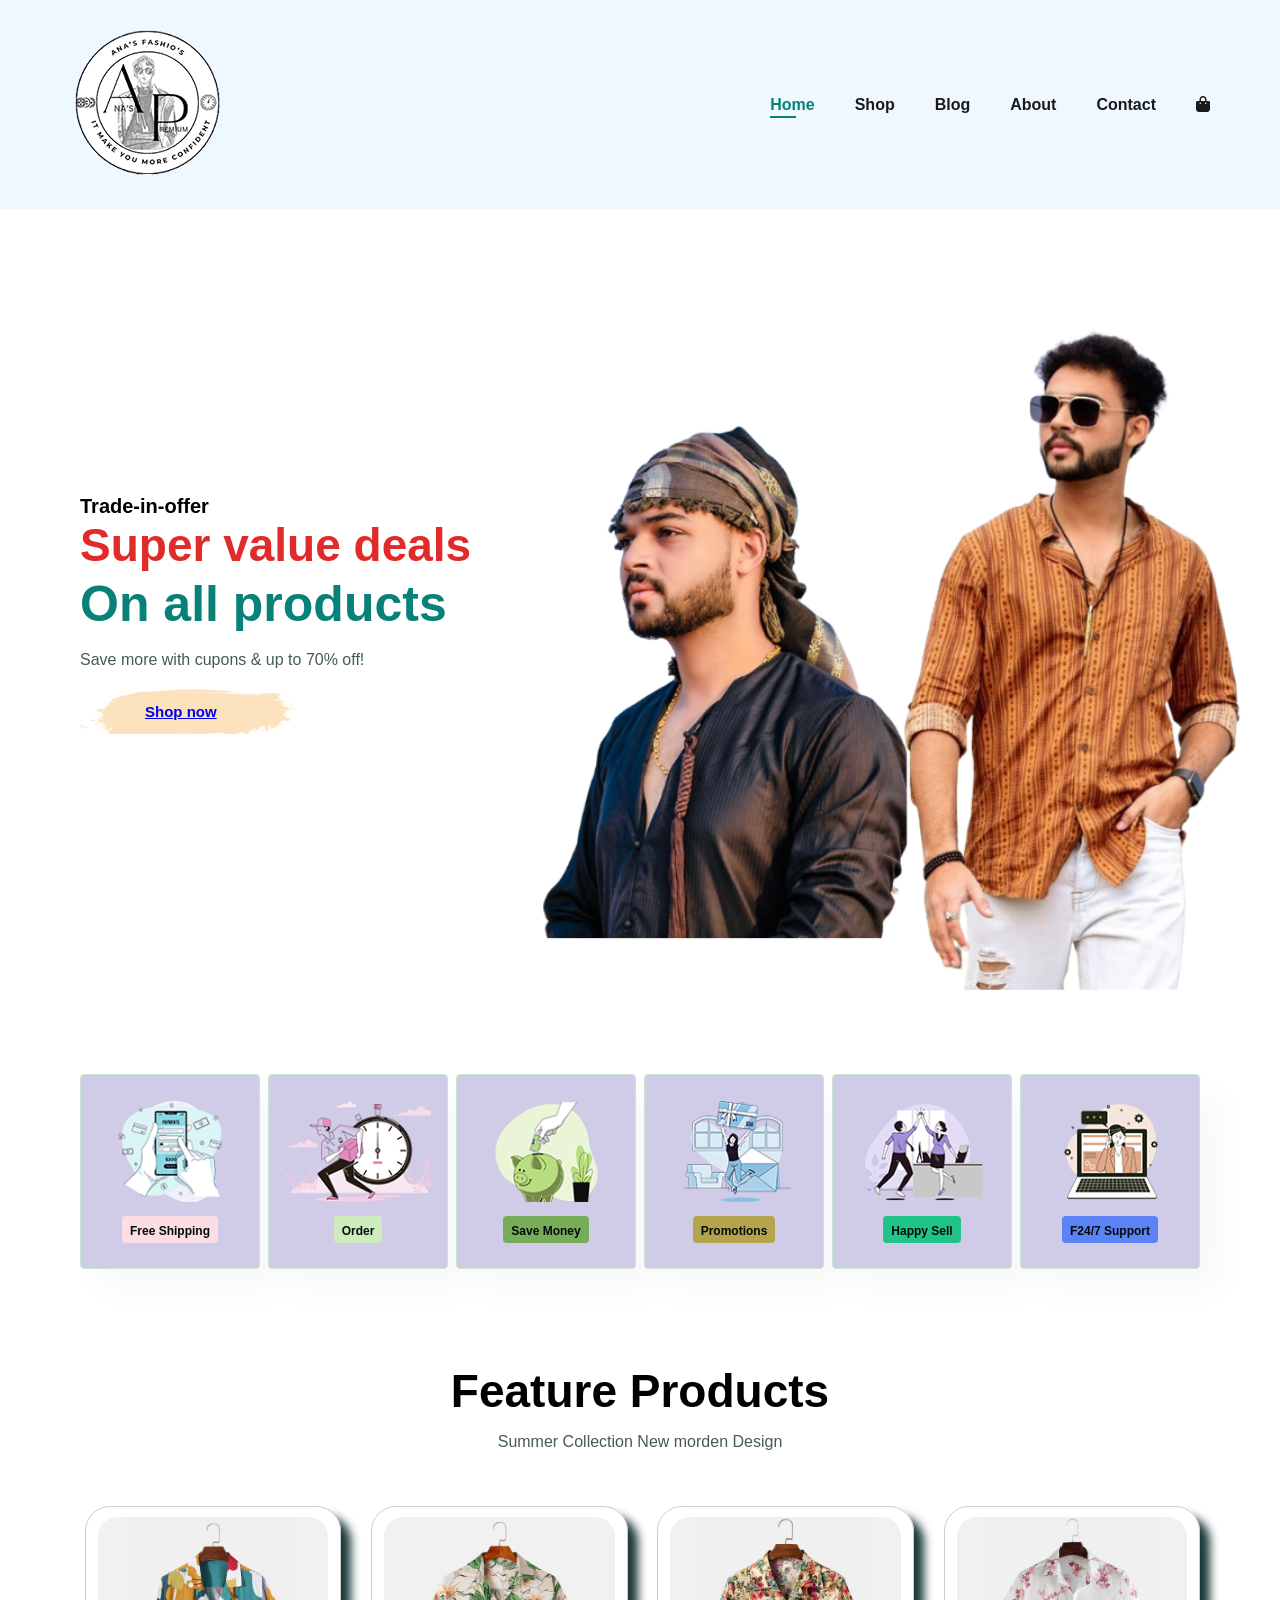
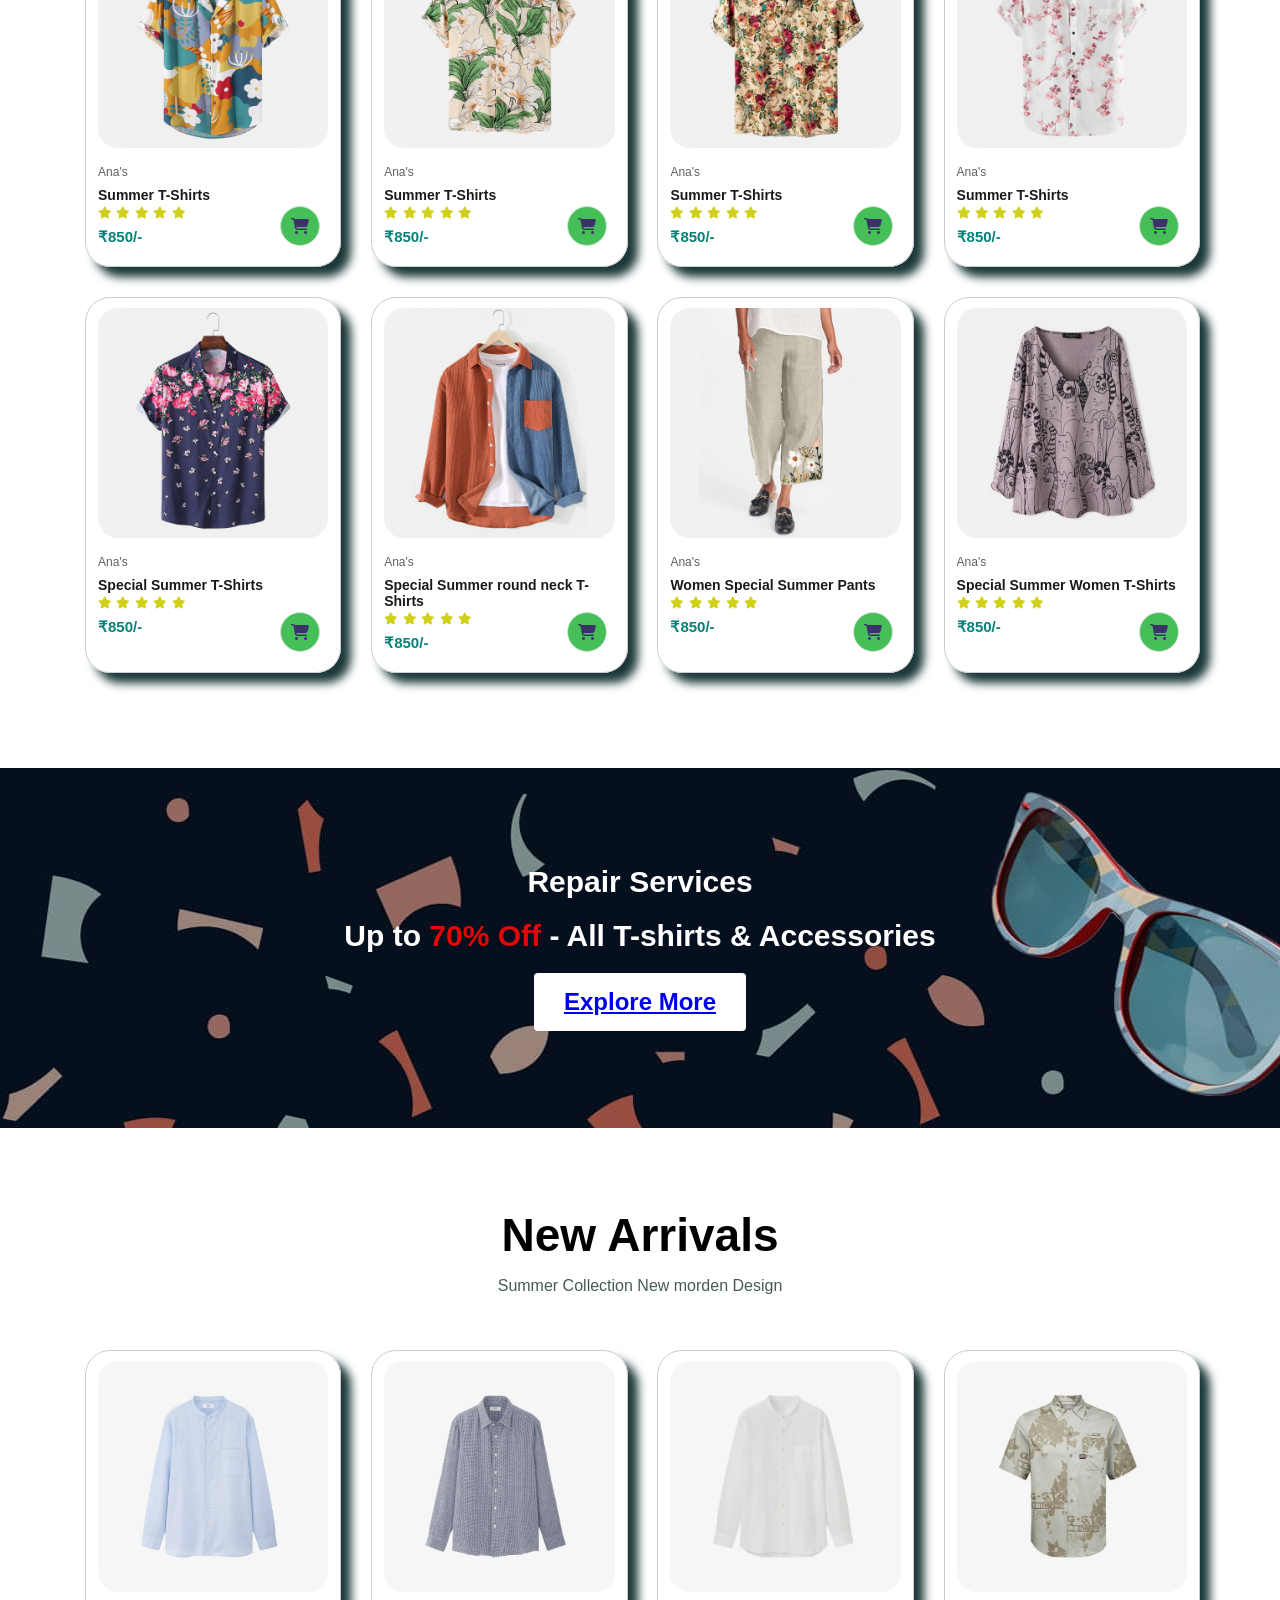
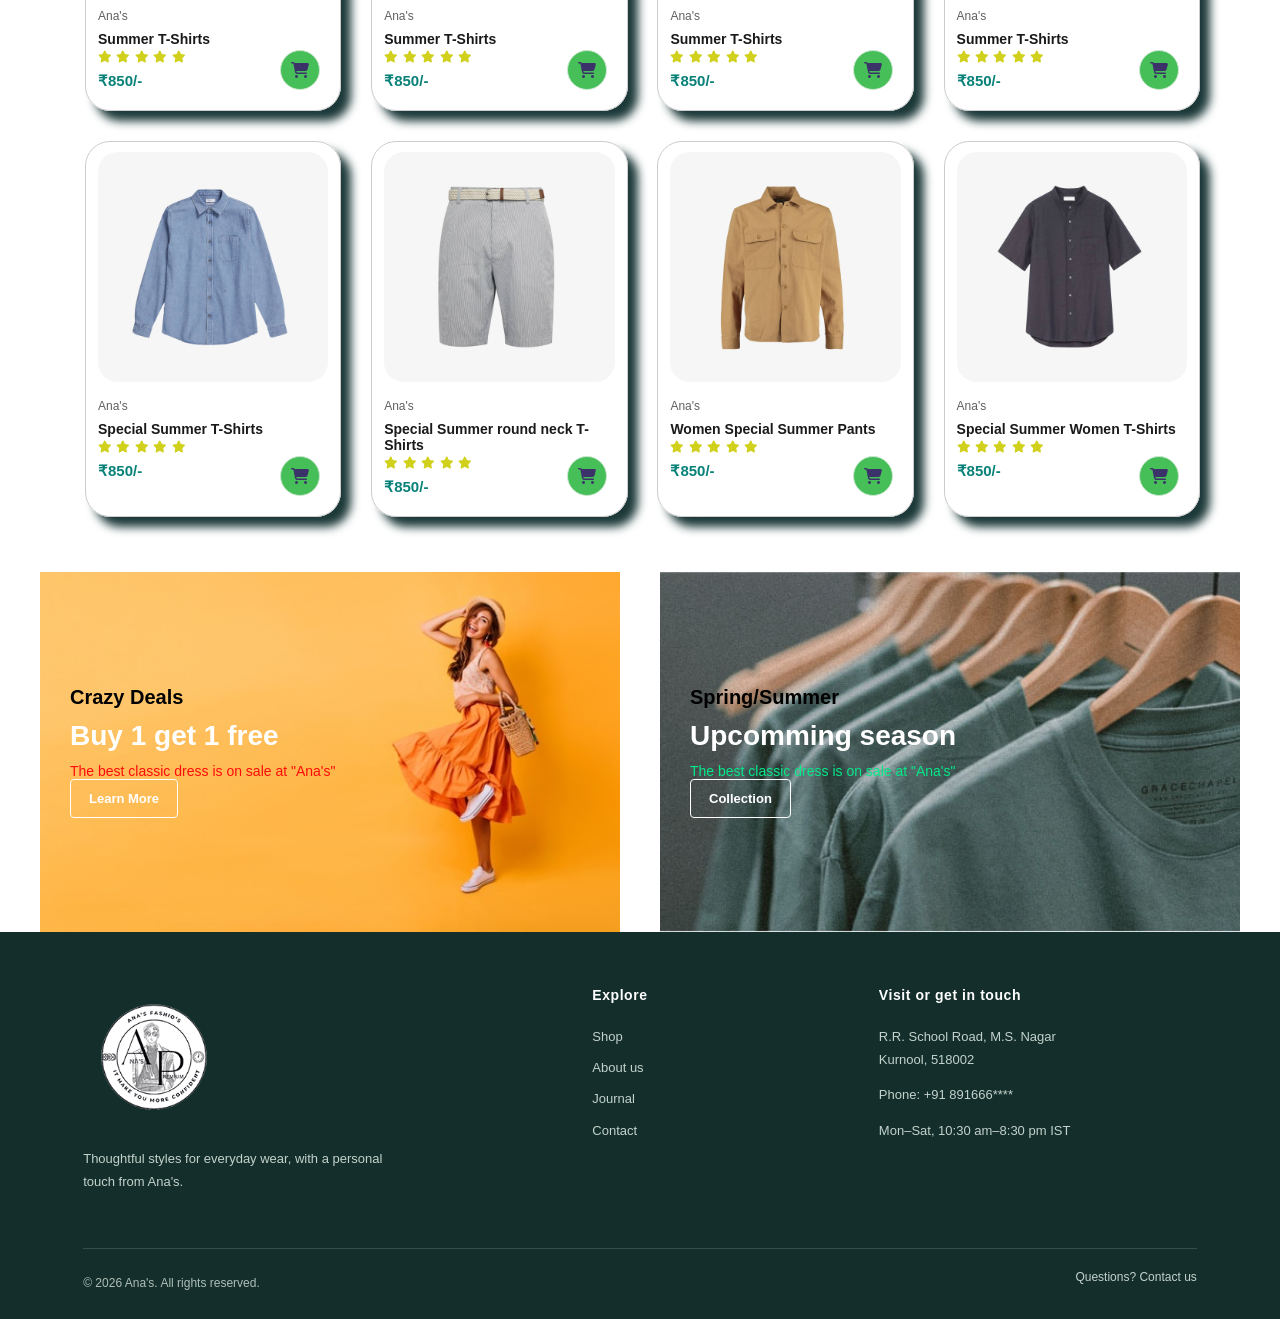
<file: index.html>
﻿<!DOCTYPE html>
<html lang="en">

<head>
    <meta charset="UTF-8">
    <meta http-equiv="X-UA-Compatible" content="IE=edge">
    <meta name="viewport" content="width=device-width, initial-scale=1.0">
    <link rel="stylesheet" href="style.css">
    <link rel="stylesheet" href="https://cdnjs.cloudflare.com/ajax/libs/font-awesome/6.2.1/css/all.min.css"
        integrity="sha512-MV7K8+y+gLIBoVD59lQIYicR65iaqukzvf/nwasF0nqhPay5w/9lJmVM2hMDcnK1OnMGCdVK+iQrJ7lzPJQd1w=="
        crossorigin="anonymous" referrerpolicy="no-referrer" />
    <title>Ana's</title>
    <link rel="website icon" type="png" href="img/logo.png">
    <link rel="stylesheet" href="footer.css">
</head>
<body>

    <section id="header">
        <a herf="#"><img src="img/logosmall.png" class="logo" id="logo"></a>

        <div>
            <ul id="navbar">
                <li><a class="active" href="index.html">Home</a></li>
                <li><a href="shop.html">Shop</a></li>
                <li><a href="blog.html">Blog</a></li>
                <li><a href="about.html">About</a></li>
                <li><a href="contact.html">Contact</a></li>
                <li><a href="cart.html"><i class="fa-solid fa-bag-shopping"></i></a></li>
            </ul>
        </div>
        <div id="mobile">
            <i id="bar" class="fas fa-outdent"></i>
            <a href="cart.html"><i class="fa-solid fa-bag-shopping"></i></a>
        </div>
    </section>
    <section id="hero">
        <h4>Trade-in-offer</h4>
        <h2>Super value deals</h2>
        <h1>On all products</h1>
        <p>Save more with cupons & up to 70% off!</p>
        <button ><a href="shop.html">Shop now </a></button>
    </section>

    <section id="feature" class="section-p1">
        <div class="fe-box">
            <img src="img/features/f1.png" alt="">
            <h6>Free Shipping</h6>
        </div>
        <div class="fe-box">
            <img src="img/features/f2.png" alt="">
            <h6>Order</h6>
        </div>
        <div class="fe-box">
            <img src="img/features/f3.png" alt="">
            <h6>Save Money</h6>
        </div>
        <div class="fe-box">
            <img src="img/features/f4.png" alt="">
            <h6>Promotions</h6>
        </div>
        <div class="fe-box">
            <img src="img/features/f5.png" alt="">
            <h6>Happy Sell</h6>
        </div>
        <div class="fe-box">
            <img src="img/features/f6.png" alt="">
            <h6>F24/7 Support</h6>
        </div>
    </section>

    <section id="product1" class="section-p1">
        <h2>Feature Products</h2>
        <p>Summer Collection New morden Design</p>
        <div class="pro-container">
            <div class="pro">
                <img src="img/products/f1.jpg">
                <div class="des">
                    <span>Ana's</span>
                    <h5>Summer T-Shirts</h5>
                    <div class="star">
                        <i class="fas fa-star"></i>
                        <i class="fas fa-star"></i>
                        <i class="fas fa-star"></i>
                        <i class="fas fa-star"></i>
                        <i class="fas fa-star"></i>
                    </div>
                    <h4>₹850/-</h4>
                </div>
                <a href="#" class="cart"><i class="fa-solid fa-cart-shopping"></i></a>
            </div>
            <div class="pro">
                <img src="img/products/f2.jpg">
                <div class="des">
                    <span>Ana's</span>
                    <h5>Summer T-Shirts</h5>
                    <div class="star">
                        <i class="fas fa-star"></i>
                        <i class="fas fa-star"></i>
                        <i class="fas fa-star"></i>
                        <i class="fas fa-star"></i>
                        <i class="fas fa-star"></i>
                    </div>
                    <h4>₹850/-</h4>
                </div>
                <a href="#" class="cart"><i class="fa-solid fa-cart-shopping"></i></a>
            </div>
            <div class="pro">
                <img src="img/products/f3.jpg">
                <div class="des">
                    <span>Ana's</span>
                    <h5>Summer T-Shirts</h5>
                    <div class="star">
                        <i class="fas fa-star"></i>
                        <i class="fas fa-star"></i>
                        <i class="fas fa-star"></i>
                        <i class="fas fa-star"></i>
                        <i class="fas fa-star"></i>
                    </div>
                    <h4>₹850/-</h4>
                </div>
                <a href="#" class="cart"><i class="fa-solid fa-cart-shopping"></i></a>
            </div>
            <div class="pro">
                <img src="img/products/f4.jpg">
                <div class="des">
                    <span>Ana's</span>
                    <h5>Summer T-Shirts</h5>
                    <div class="star">
                        <i class="fas fa-star"></i>
                        <i class="fas fa-star"></i>
                        <i class="fas fa-star"></i>
                        <i class="fas fa-star"></i>
                        <i class="fas fa-star"></i>
                    </div>
                    <h4>₹850/-</h4>
                </div>
                <a href="#" class="cart"><i class="fa-solid fa-cart-shopping"></i></a>
            </div>
            <div class="pro">
                <img src="img/products/f5.jpg">
                <div class="des">
                    <span>Ana's</span>
                    <h5>Special Summer T-Shirts </h5>
                    <div class="star">
                        <i class="fas fa-star"></i>
                        <i class="fas fa-star"></i>
                        <i class="fas fa-star"></i>
                        <i class="fas fa-star"></i>
                        <i class="fas fa-star"></i>
                    </div>
                    <h4>₹850/-</h4>
                </div>
                <a href="#" class="cart"><i class="fa-solid fa-cart-shopping"></i></a>
            </div>
            <div class="pro">
                <img src="img/products/f6.jpg">
                <div class="des">
                    <span>Ana's</span>
                    <h5>Special Summer round neck T-Shirts</h5>
                    <div class="star">
                        <i class="fas fa-star"></i>
                        <i class="fas fa-star"></i>
                        <i class="fas fa-star"></i>
                        <i class="fas fa-star"></i>
                        <i class="fas fa-star"></i>
                    </div>
                    <h4>₹850/-</h4>
                </div>
                <a href="#" class="cart"><i class="fa-solid fa-cart-shopping"></i></a>
            </div>
            <div class="pro">
                <img src="img/products/f7.jpg">
                <div class="des">
                    <span>Ana's</span>
                    <h5>Women Special Summer Pants</h5>
                    <div class="star">
                        <i class="fas fa-star"></i>
                        <i class="fas fa-star"></i>
                        <i class="fas fa-star"></i>
                        <i class="fas fa-star"></i>
                        <i class="fas fa-star"></i>
                    </div>
                    <h4>₹850/-</h4>
                </div>
                <a href="#" class="cart"><i class="fa-solid fa-cart-shopping"></i></a>
            </div>
            <div class="pro">
                <img src="img/products/f8.jpg">
                <div class="des">
                    <span>Ana's</span>
                    <h5>Special Summer Women T-Shirts</h5>
                    <div class="star">
                        <i class="fas fa-star"></i>
                        <i class="fas fa-star"></i>
                        <i class="fas fa-star"></i>
                        <i class="fas fa-star"></i>
                        <i class="fas fa-star"></i>
                    </div>
                    <h4>₹850/-</h4>
                </div>
                <a href="#" class="cart"><i class="fa-solid fa-cart-shopping"></i></a>
            </div>
        </div>
    </section>

    <section id="banner" class="section-m1">
        <h4>Repair Services</h4>
        <h2>Up to <span>70% Off</span> - All T-shirts & Accessories</h2>
        <button class="normal"><a href="shop.html">Explore More</a></button>
    </section>

    <section id="product1" class="section-p1">
        <h2>New Arrivals</h2>
        <p>Summer Collection New morden Design</p>
        <div class="pro-container">
            <div class="pro">
                <img src="img/products/n1.jpg">
                <div class="des">
                    <span>Ana's</span>
                    <h5>Summer T-Shirts</h5>
                    <div class="star">
                        <i class="fas fa-star"></i>
                        <i class="fas fa-star"></i>
                        <i class="fas fa-star"></i>
                        <i class="fas fa-star"></i>
                        <i class="fas fa-star"></i>
                    </div>
                    <h4>₹850/-</h4>
                </div>
                <a href="#" class="cart"><i class="fa-solid fa-cart-shopping"></i></a>
            </div>
            <div class="pro">
                <img src="img/products/n2.jpg">
                <div class="des">
                    <span>Ana's</span>
                    <h5>Summer T-Shirts</h5>
                    <div class="star">
                        <i class="fas fa-star"></i>
                        <i class="fas fa-star"></i>
                        <i class="fas fa-star"></i>
                        <i class="fas fa-star"></i>
                        <i class="fas fa-star"></i>
                    </div>
                    <h4>₹850/-</h4>
                </div>
                <a href="#" class="cart"><i class="fa-solid fa-cart-shopping"></i></a>
            </div>
            <div class="pro">
                <img src="img/products/n3.jpg">
                <div class="des">
                    <span>Ana's</span>
                    <h5>Summer T-Shirts</h5>
                    <div class="star">
                        <i class="fas fa-star"></i>
                        <i class="fas fa-star"></i>
                        <i class="fas fa-star"></i>
                        <i class="fas fa-star"></i>
                        <i class="fas fa-star"></i>
                    </div>
                    <h4>₹850/-</h4>
                </div>
                <a href="#" class="cart"><i class="fa-solid fa-cart-shopping"></i></a>
            </div>
            <div class="pro">
                <img src="img/products/n4.jpg">
                <div class="des">
                    <span>Ana's</span>
                    <h5>Summer T-Shirts</h5>
                    <div class="star">
                        <i class="fas fa-star"></i>
                        <i class="fas fa-star"></i>
                        <i class="fas fa-star"></i>
                        <i class="fas fa-star"></i>
                        <i class="fas fa-star"></i>
                    </div>
                    <h4>₹850/-</h4>
                </div>
                <a href="#" class="cart"><i class="fa-solid fa-cart-shopping"></i></a>
            </div>
            <div class="pro">
                <img src="img/products/n5.jpg">
                <div class="des">
                    <span>Ana's</span>
                    <h5>Special Summer T-Shirts </h5>
                    <div class="star">
                        <i class="fas fa-star"></i>
                        <i class="fas fa-star"></i>
                        <i class="fas fa-star"></i>
                        <i class="fas fa-star"></i>
                        <i class="fas fa-star"></i>
                    </div>
                    <h4>₹850/-</h4>
                </div>
                <a href="#" class="cart"><i class="fa-solid fa-cart-shopping"></i></a>
            </div>
            <div class="pro">
                <img src="img/products/n6.jpg">
                <div class="des">
                    <span>Ana's</span>
                    <h5>Special Summer round neck T-Shirts</h5>
                    <div class="star">
                        <i class="fas fa-star"></i>
                        <i class="fas fa-star"></i>
                        <i class="fas fa-star"></i>
                        <i class="fas fa-star"></i>
                        <i class="fas fa-star"></i>
                    </div>
                    <h4>₹850/-</h4>
                </div>
                <a href="#" class="cart"><i class="fa-solid fa-cart-shopping"></i></a>
            </div>
            <div class="pro">
                <img src="img/products/n7.jpg">
                <div class="des">
                    <span>Ana's</span>
                    <h5>Women Special Summer Pants</h5>
                    <div class="star">
                        <i class="fas fa-star"></i>
                        <i class="fas fa-star"></i>
                        <i class="fas fa-star"></i>
                        <i class="fas fa-star"></i>
                        <i class="fas fa-star"></i>
                    </div>
                    <h4>₹850/-</h4>
                </div>
                <a href="#" class="cart"><i class="fa-solid fa-cart-shopping"></i></a>
            </div>
            <div class="pro">
                <img src="img/products/n8.jpg">
                <div class="des">
                    <span>Ana's</span>
                    <h5>Special Summer Women T-Shirts</h5>
                    <div class="star">
                        <i class="fas fa-star"></i>
                        <i class="fas fa-star"></i>
                        <i class="fas fa-star"></i>
                        <i class="fas fa-star"></i>
                        <i class="fas fa-star"></i>
                    </div>
                    <h4>₹850/-</h4>
                </div>
                <a href="#" class="cart"><i class="fa-solid fa-cart-shopping"></i></a>
            </div>
        </div>
    </section>

    <section id="sm-banner">
        <div class="banner-box">
            <h4>Crazy Deals</h4>
            <h2>Buy 1 get 1 free</h2>
            <span style="color: rgb(254, 11, 11);">The best classic dress is on sale at "Ana's"</span>
            <button class="white">Learn More</button>
        </div>
        <div class="banner-box banner-box2">
            <h4>Spring/Summer</h4>
            <h2>Upcomming season</h2>
            <span style="color: rgb(4, 233, 138);">The best classic dress is on sale at "Ana's"</span>
            <button class="white">Collection</button>
        </div>
    </section>

    <footer class="site-footer">
    <div class="footer-inner">
        <div class="footer-main">
            <div class="footer-brand">
                <a href="index.html" aria-label="Ana's home"><img src="img/logosmall.png" alt="Ana's"></a>
                <p>Thoughtful styles for everyday wear, with a personal touch from Ana's.</p>
            </div>
            <nav class="footer-links" aria-label="Footer navigation">
                <h2>Explore</h2>
                <a href="shop.html">Shop</a>
                <a href="about.html">About us</a>
                <a href="blog.html">Journal</a>
                <a href="contact.html">Contact</a>
            </nav>
            <div class="footer-contact">
                <h2>Visit or get in touch</h2>
                <p>R.R. School Road, M.S. Nagar<br>Kurnool, 518002</p>
                <p>Phone: +91 891666****</p>
                <p>Mon–Sat, 10:30 am–8:30 pm IST</p>
            </div>
        </div>
        <div class="footer-bottom">
            <span>&copy; 2026 Ana's. All rights reserved.</span>
            <a href="contact.html">Questions? Contact us</a>
        </div>
    </div>
</footer>

    <script src="script.js"></script> 
</body>
</html>
</file>
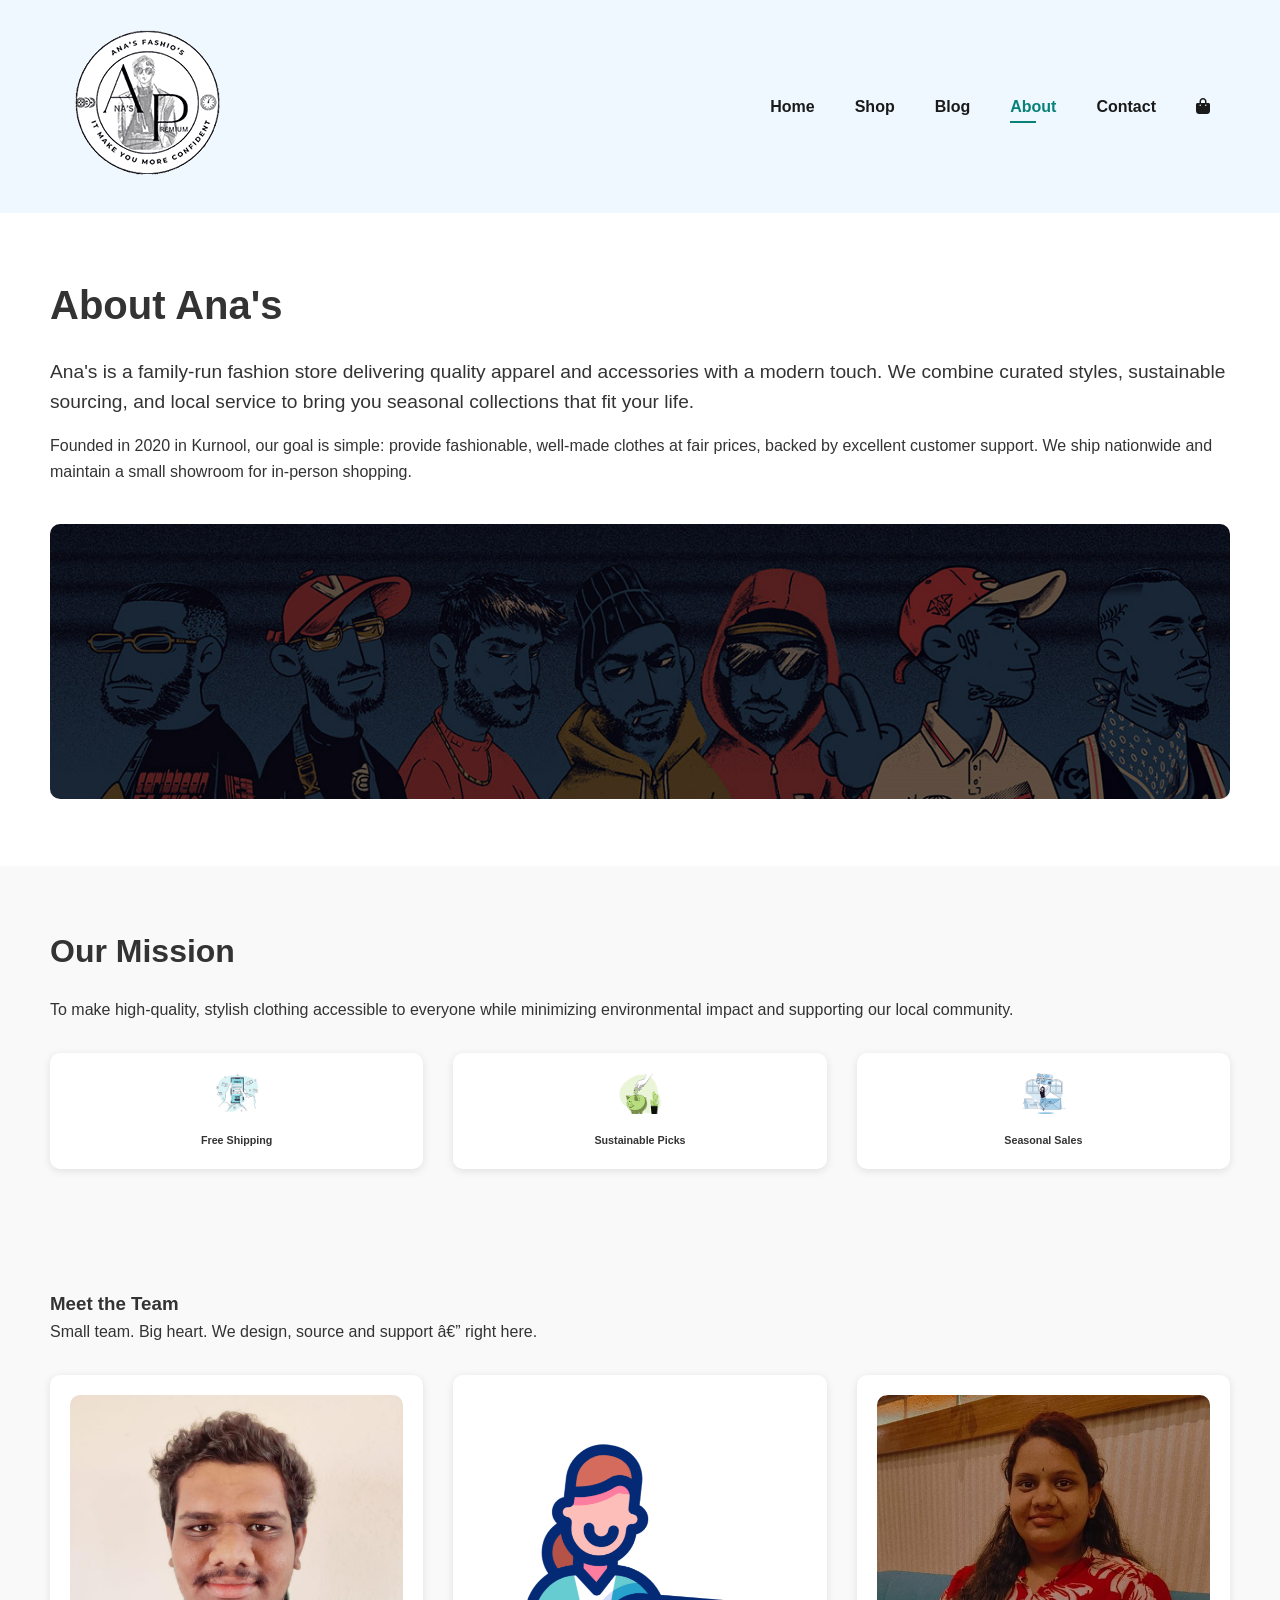
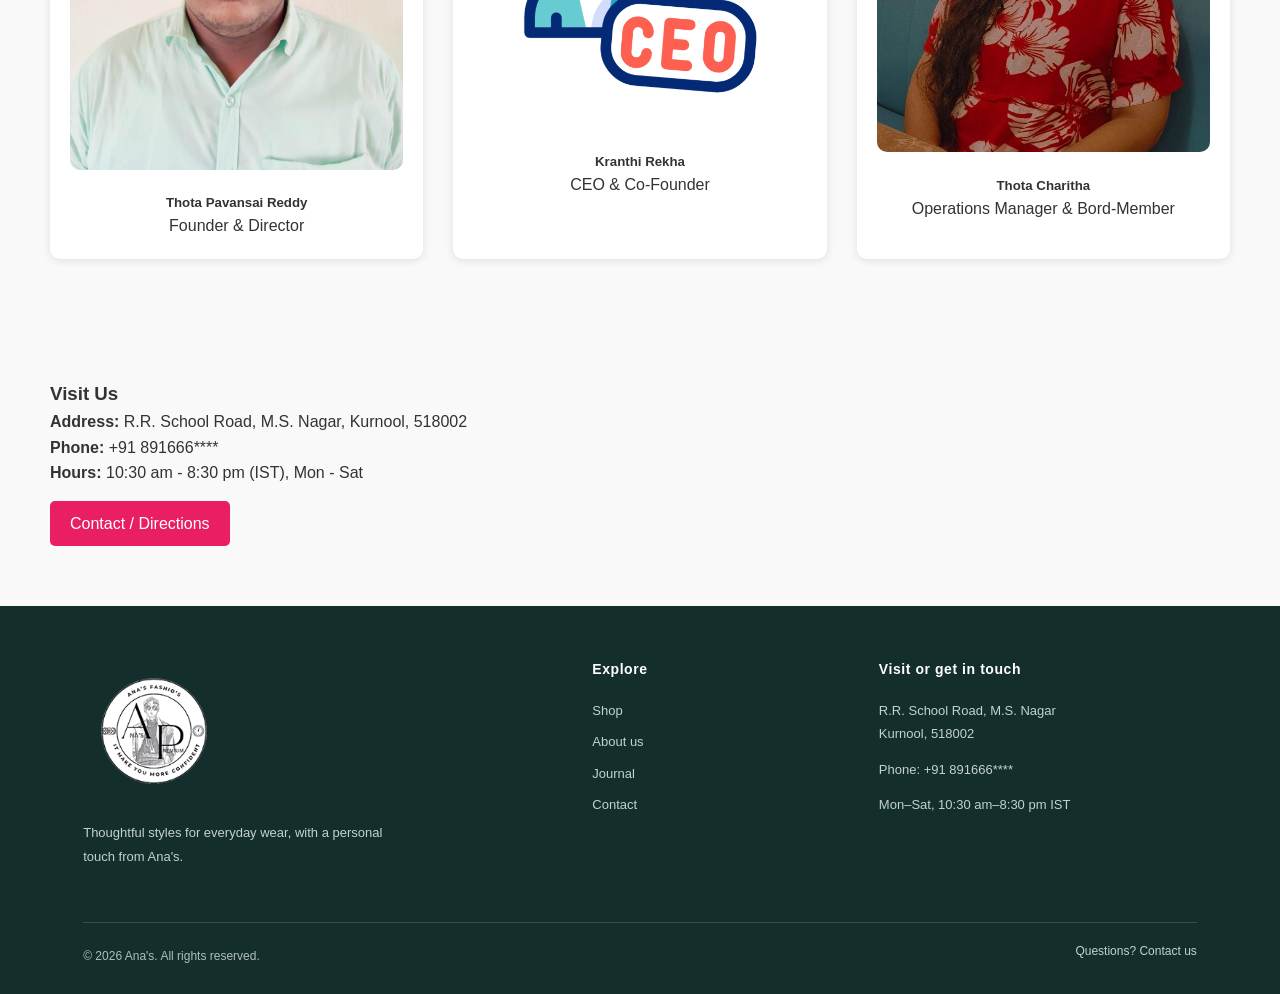
<file: about.html>
﻿<!DOCTYPE html>
<html lang="en">

<head>
    <meta charset="UTF-8" />
    <meta http-equiv="X-UA-Compatible" content="IE=edge" />
    <meta name="viewport" content="width=device-width, initial-scale=1.0" />
    <link rel="stylesheet" href="style2.css">
    <link rel="stylesheet" href="https://cdnjs.cloudflare.com/ajax/libs/font-awesome/6.2.1/css/all.min.css"
        integrity="sha512-MV7K8+y+gLIBoVD59lQIYicR65iaqukzvf/nwasF0nqhPay5w/9lJmVM2hMDcnK1OnMGCdVK+iQrJ7lzPJQd1w=="
        crossorigin="anonymous" referrerpolicy="no-referrer" />
    <title>Ana's â€” About</title>
    <link rel="icon" type="image/png" href="img/logo.png" />
    <link rel="stylesheet" href="footer.css">
</head>

<body>
    <!-- Header -->
    
    <section id="header">
        <a herf="#"><img src="img/logosmall.png" class="logo" id="logo"></a>

        <div>
            <ul id="navbar">
                <li><a href="index.html">Home</a></li>
                <li><a href="shop.html">Shop</a></li>
                <li><a href="blog.html">Blog</a></li>
                <li><a class="active" href="about.html">About</a></li>
                <li><a href="contact.html">Contact</a></li>
                <li><a href="cart.html"><i class="fa-solid fa-bag-shopping"></i></a></li>
            </ul>
        </div>
        <div id="mobile">
            <i id="bar" class="fas fa-outdent"></i>
            <a href="cart.html"><i class="fa-solid fa-bag-shopping"></i></a>
        </div>
    </section>

    <!-- About Section -->
    <main>
        <section id="about-hero" class="section-p1">
            <div class="about-hero-inner">
                <h2>About Ana's</h2>
                <p class="lead">Ana's is a family-run fashion store delivering quality apparel and accessories with a modern touch. We combine curated styles, sustainable sourcing, and local service to bring you seasonal collections that fit your life.</p>
                <p>Founded in 2020 in Kurnool, our goal is simple: provide fashionable, well-made clothes at fair prices, backed by excellent customer support. We ship nationwide and maintain a small showroom for in-person shopping.</p>
            </div>
            <div class="about-hero-image">
                <img src="img/banner/b1.jpg" alt="Ana's store" />
            </div>
        </section>

        <section id="about-mission" class="section-p1">
            <h3>Our Mission</h3>
            <p>To make high-quality, stylish clothing accessible to everyone while minimizing environmental impact and supporting our local community.</p>
            <div class="features-grid">
                <div class="fe-box">
                    <img src="img/features/f1.png" alt="Free Shipping">
                    <h6>Free Shipping</h6>
                </div>
                <div class="fe-box">
                    <img src="img/features/f3.png" alt="Sustainable Picks">
                    <h6>Sustainable Picks</h6>
                </div>
                <div class="fe-box">
                    <img src="img/features/f4.png" alt="Seasonal Sales">
                    <h6>Seasonal Sales</h6>
                </div>
            </div>
        </section>

        <section id="team" class="section-p1">
            <h3>Meet the Team</h3>
            <p>Small team. Big heart. We design, source and support â€” right here.</p>
            <div class="team-grid">
                <div class="team-member">
                    <img src="img/people/1.jpg" alt="Founder">
                    <h5>Thota Pavansai Reddy</h5>
                    <p>Founder &  Director</p>
                </div>
                <div class="team-member">
                    <img src="img/people/3.gif" alt="Support">
                    <h5>Kranthi Rekha</h5>
                    <p>CEO & Co-Founder</p>
                </div>
                <div class="team-member">
                    <img src="img/people/2.jpg" alt="Manager">
                    <h5>Thota Charitha</h5>
                    <p>Operations Manager & Bord-Member</p>
                </div>
            </div>
        </section>

        <section id="visit" class="section-p1">
            <h3>Visit Us</h3>
            <p><strong>Address:</strong> R.R. School Road, M.S. Nagar, Kurnool, 518002</p>
            <p><strong>Phone:</strong> +91 891666****</p>
            <p><strong>Hours:</strong> 10:30 am - 8:30 pm (IST), Mon - Sat</p>
            <a class="normal" href="contact.html">Contact / Directions</a>
        </section>
    </main>

    <!-- Footer -->
    <footer class="site-footer">
    <div class="footer-inner">
        <div class="footer-main">
            <div class="footer-brand">
                <a href="index.html" aria-label="Ana's home"><img src="img/logosmall.png" alt="Ana's"></a>
                <p>Thoughtful styles for everyday wear, with a personal touch from Ana's.</p>
            </div>
            <nav class="footer-links" aria-label="Footer navigation">
                <h2>Explore</h2>
                <a href="shop.html">Shop</a>
                <a href="about.html">About us</a>
                <a href="blog.html">Journal</a>
                <a href="contact.html">Contact</a>
            </nav>
            <div class="footer-contact">
                <h2>Visit or get in touch</h2>
                <p>R.R. School Road, M.S. Nagar<br>Kurnool, 518002</p>
                <p>Phone: +91 891666****</p>
                <p>Mon–Sat, 10:30 am–8:30 pm IST</p>
            </div>
        </div>
        <div class="footer-bottom">
            <span>&copy; 2026 Ana's. All rights reserved.</span>
            <a href="contact.html">Questions? Contact us</a>
        </div>
    </div>
</footer>
    <script src="script.js"></script>
</body>
</html>
</file>
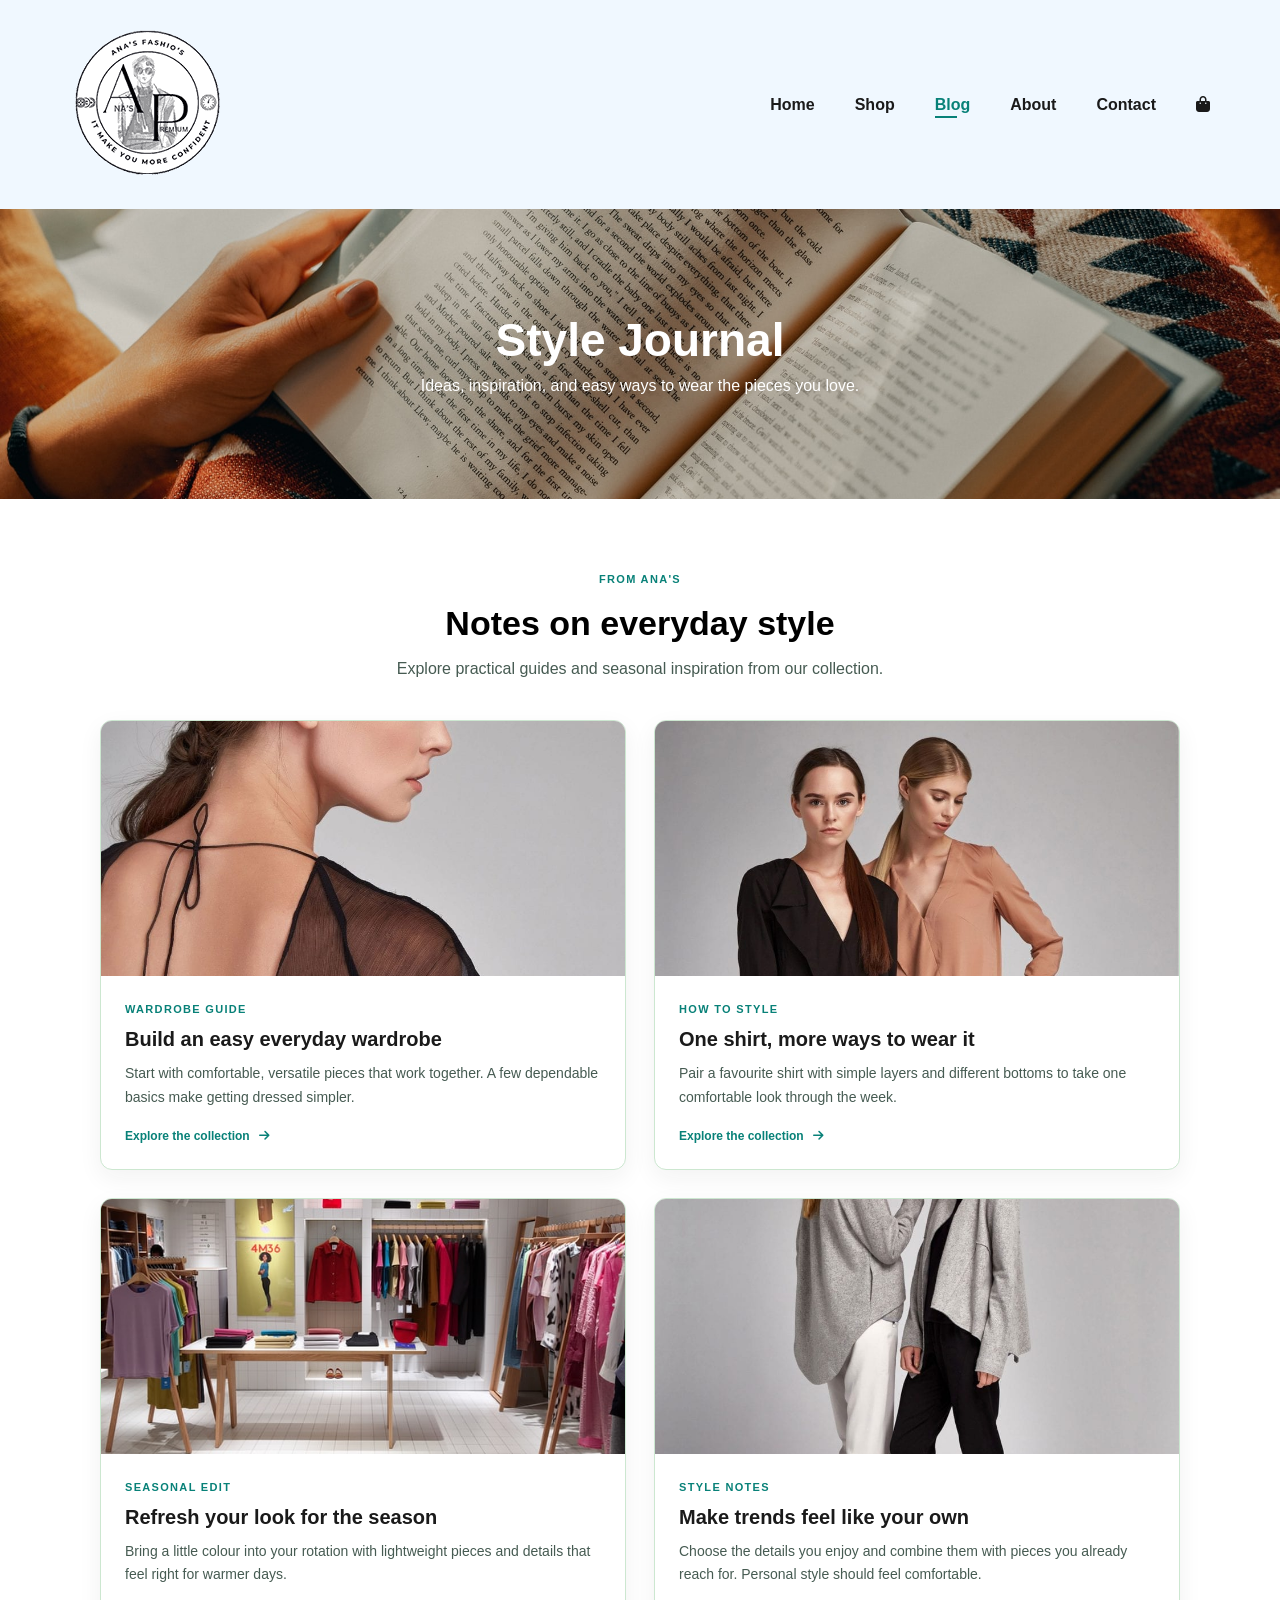
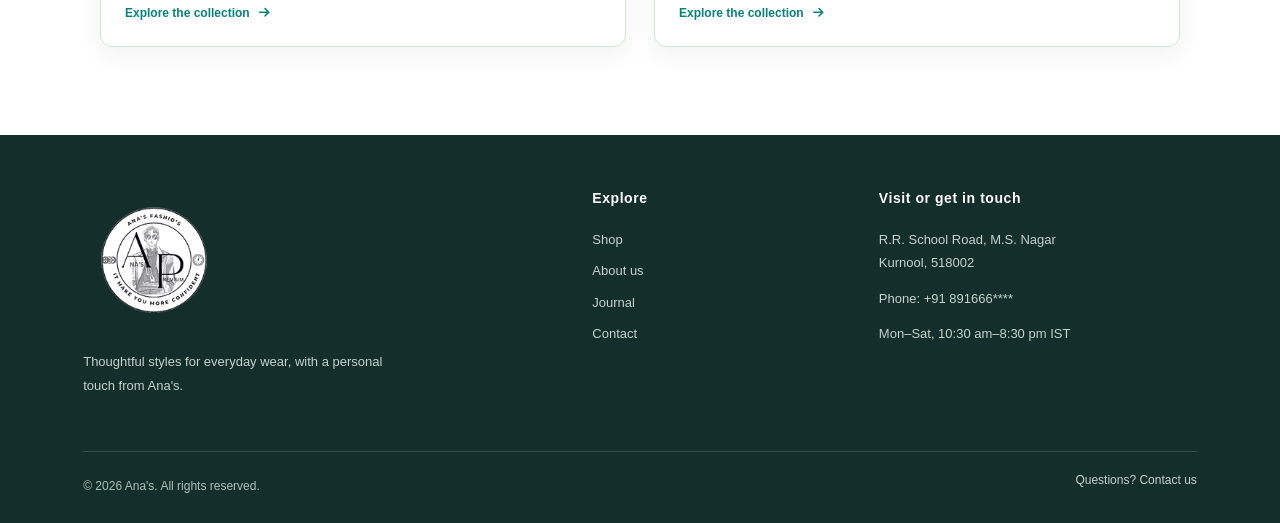
<file: blog.html>
﻿<!DOCTYPE html>
<html lang="en">

<head>
    <meta charset="UTF-8">
    <meta http-equiv="X-UA-Compatible" content="IE=edge">
    <meta name="viewport" content="width=device-width, initial-scale=1.0">
    <link rel="stylesheet" href="style.css">
    <link rel="stylesheet" href="https://cdnjs.cloudflare.com/ajax/libs/font-awesome/6.2.1/css/all.min.css"
        integrity="sha512-MV7K8+y+gLIBoVD59lQIYicR65iaqukzvf/nwasF0nqhPay5w/9lJmVM2hMDcnK1OnMGCdVK+iQrJ7lzPJQd1w=="
        crossorigin="anonymous" referrerpolicy="no-referrer" />
    <title>Ana's — Style Journal</title>
    <link rel="website icon" type="png" href="img/logo.png">
    <link rel="stylesheet" href="footer.css">
</head>
<body>

    <section id="header">
        <a href="index.html"><img src="img/logosmall.png" class="logo" id="logo" alt="Ana's"></a>

        <div>
            <ul id="navbar">
                <li><a href="index.html">Home</a></li>
                <li><a href="shop.html">Shop</a></li>
                <li><a class="active" href="blog.html">Blog</a></li>
                <li><a href="about.html">About</a></li>
                <li><a href="contact.html">Contact</a></li>
                <li><a href="cart.html"><i class="fa-solid fa-bag-shopping"></i></a></li>
            </ul>
        </div>
        <div id="mobile">
            <i id="bar" class="fas fa-outdent"></i>
            <a href="cart.html"><i class="fa-solid fa-bag-shopping"></i></a>
        </div>
    </section>
    <section id="page-header2" aria-labelledby="blog-heading">
        <h2 id="blog-heading">Style Journal</h2>
        <p>Ideas, inspiration, and easy ways to wear the pieces you love.</p>
    </section>

    <main class="blog-page">
        <div class="blog-intro">
            <span>FROM ANA'S</span>
            <h2>Notes on everyday style</h2>
            <p>Explore practical guides and seasonal inspiration from our collection.</p>
        </div>
        <div class="blog-list">
            <article class="blog-card">
                <a class="blog-image" href="shop.html" aria-label="Explore casual wardrobe styles"><img src="img/blog/b1.jpg" alt="Casual pieces for an everyday wardrobe" loading="lazy"></a>
                <div class="blog-copy"><span class="blog-category">WARDROBE GUIDE</span><h3>Build an easy everyday wardrobe</h3><p>Start with comfortable, versatile pieces that work together. A few dependable basics make getting dressed simpler.</p><a class="blog-link" href="shop.html">Explore the collection <i class="fa-solid fa-arrow-right" aria-hidden="true"></i></a></div>
            </article>
            <article class="blog-card">
                <a class="blog-image" href="shop.html" aria-label="Explore ways to style a shirt"><img src="img/blog/b2.jpg" alt="A relaxed look with a classic shirt" loading="lazy"></a>
                <div class="blog-copy"><span class="blog-category">HOW TO STYLE</span><h3>One shirt, more ways to wear it</h3><p>Pair a favourite shirt with simple layers and different bottoms to take one comfortable look through the week.</p><a class="blog-link" href="shop.html">Explore the collection <i class="fa-solid fa-arrow-right" aria-hidden="true"></i></a></div>
            </article>
            <article class="blog-card">
                <a class="blog-image" href="shop.html" aria-label="Explore seasonal fashion"><img src="img/blog/b3.jpg" alt="Seasonal clothing and accessories" loading="lazy"></a>
                <div class="blog-copy"><span class="blog-category">SEASONAL EDIT</span><h3>Refresh your look for the season</h3><p>Bring a little colour into your rotation with lightweight pieces and details that feel right for warmer days.</p><a class="blog-link" href="shop.html">Explore the collection <i class="fa-solid fa-arrow-right" aria-hidden="true"></i></a></div>
            </article>
            <article class="blog-card">
                <a class="blog-image" href="shop.html" aria-label="Explore current collection"><img src="img/blog/b4.jpg" alt="A fashion look inspired by current trends" loading="lazy"></a>
                <div class="blog-copy"><span class="blog-category">STYLE NOTES</span><h3>Make trends feel like your own</h3><p>Choose the details you enjoy and combine them with pieces you already reach for. Personal style should feel comfortable.</p><a class="blog-link" href="shop.html">Explore the collection <i class="fa-solid fa-arrow-right" aria-hidden="true"></i></a></div>
            </article>
        </div>
    </main>
    <footer class="site-footer">
    <div class="footer-inner">
        <div class="footer-main">
            <div class="footer-brand">
                <a href="index.html" aria-label="Ana's home"><img src="img/logosmall.png" alt="Ana's"></a>
                <p>Thoughtful styles for everyday wear, with a personal touch from Ana's.</p>
            </div>
            <nav class="footer-links" aria-label="Footer navigation">
                <h2>Explore</h2>
                <a href="shop.html">Shop</a>
                <a href="about.html">About us</a>
                <a href="blog.html">Journal</a>
                <a href="contact.html">Contact</a>
            </nav>
            <div class="footer-contact">
                <h2>Visit or get in touch</h2>
                <p>R.R. School Road, M.S. Nagar<br>Kurnool, 518002</p>
                <p>Phone: +91 891666****</p>
                <p>Mon–Sat, 10:30 am–8:30 pm IST</p>
            </div>
        </div>
        <div class="footer-bottom">
            <span>&copy; 2026 Ana's. All rights reserved.</span>
            <a href="contact.html">Questions? Contact us</a>
        </div>
    </div>
</footer>    
    <script src="script.js"></script>
</body>
</html>
</file>
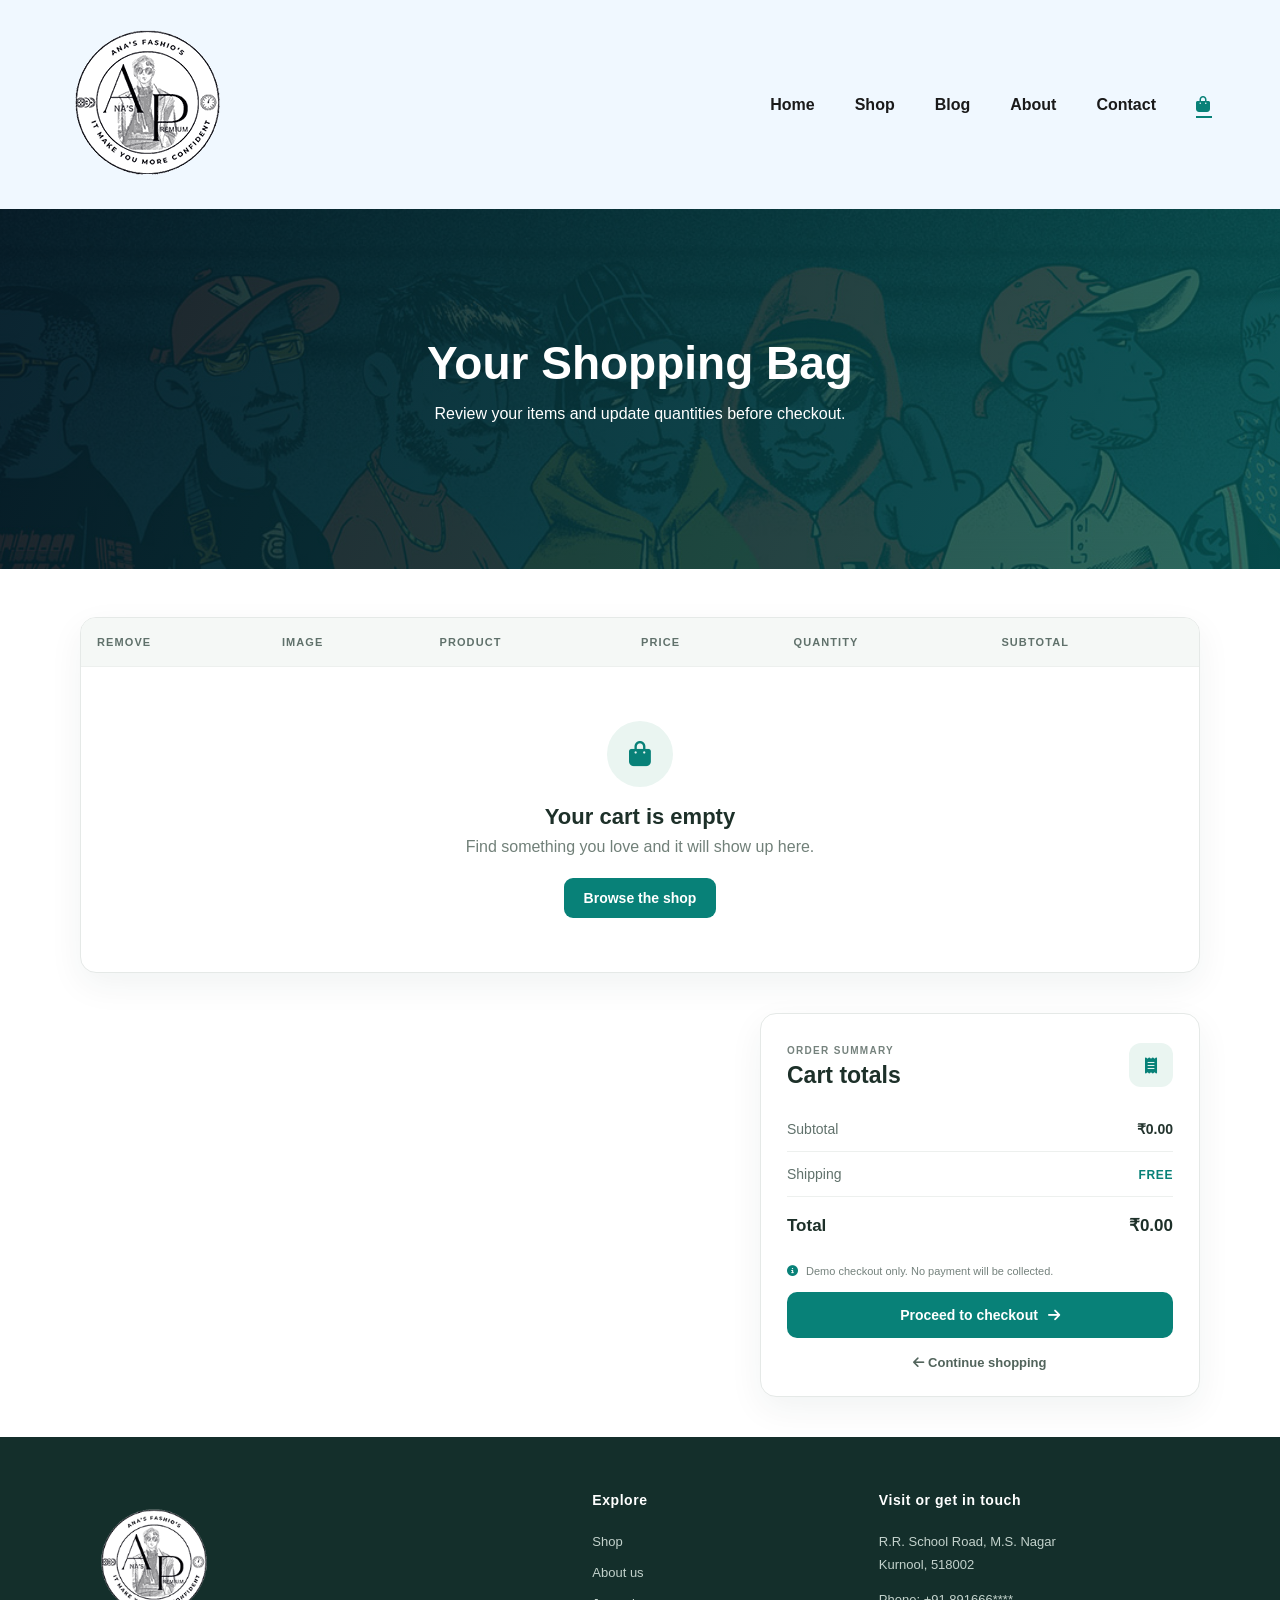
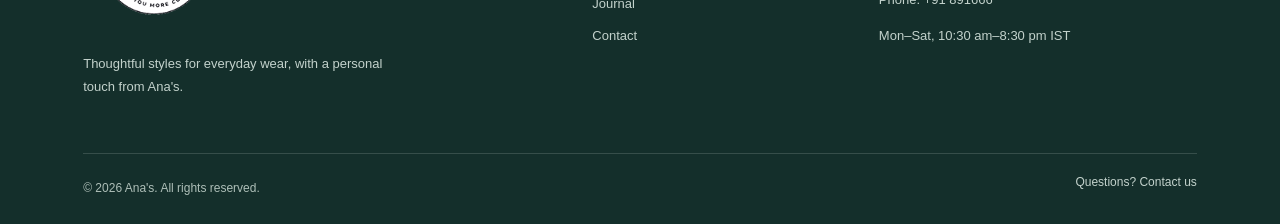
<file: cart.html>
﻿<!DOCTYPE html>
<html lang="en">

<head>
    <meta charset="UTF-8">
    <meta http-equiv="X-UA-Compatible" content="IE=edge">
    <meta name="viewport" content="width=device-width, initial-scale=1.0">
    <link rel="stylesheet" href="style.css">
    <link rel="stylesheet" href="https://cdnjs.cloudflare.com/ajax/libs/font-awesome/6.2.1/css/all.min.css"
        integrity="sha512-MV7K8+y+gLIBoVD59lQIYicR65iaqukzvf/nwasF0nqhPay5w/9lJmVM2hMDcnK1OnMGCdVK+iQrJ7lzPJQd1w=="
        crossorigin="anonymous" referrerpolicy="no-referrer" />
    <title>Cart - Ana's</title>
    <link rel="website icon" type="png" href="img/logo.png">
    <link rel="stylesheet" href="footer.css">
</head>

<body>

    <section id="header">
        <a herf="#"><img src="img/logosmall.png" class="logo" id="logo"></a>

        <div>
            <ul id="navbar">
                <li><a href="index.html">Home</a></li>
                <li><a href="shop.html">Shop</a></li>
                <li><a href="blog.html">Blog</a></li>
                <li><a href="about.html">About</a></li>
                <li><a href="contact.html">Contact</a></li>
                <li><a class="active" href="cart.html"><i class="fa-solid fa-bag-shopping"></i></a></li>
            </ul>
        </div>
        <div id="mobile">
            <i id="bar" class="fas fa-outdent"></i>
            <a href="cart.html"><i class="fa-solid fa-bag-shopping"></i></a>
        </div>
    </section>

    <section id="page-header" class="about-header">
        <h2>Your Shopping Bag</h2>
        <p>Review your items and update quantities before checkout.</p>
    </section>

    <section id="cart" class="section-p1">
        <div class="cart-table-wrap">
        <table width="100%">
            <thead>
                <tr>
                    <td>REMOVE</td>
                    <td>IMAGE</td>
                    <td>PRODUCT</td>
                    <td>PRICE</td>
                    <td>QUANTITY</td>
                    <td>SUBTOTAL</td>
                </tr>
            </thead>
            <tbody id="cart-table-body">
                </tbody>
        </table>
        </div>
    </section>

    <section id="cart-add" class="section-p1">
        <div id="subtotal">
            <div class="cart-summary-heading">
                <div><span class="summary-eyebrow">ORDER SUMMARY</span><h3>Cart totals</h3></div>
                <i class="fa-solid fa-receipt" aria-hidden="true"></i>
            </div>
            <table>
                <tr><td>Subtotal</td><td id="cart-subtotal">₹0.00</td></tr>
                <tr><td>Shipping</td><td><span class="free-shipping">FREE</span></td></tr>
                <tr><td><strong>Total</strong></td><td><strong id="cart-total">₹0.00</strong></td></tr>
            </table>
            <p class="checkout-note"><i class="fa-solid fa-circle-info" aria-hidden="true"></i> Demo checkout only. No payment will be collected.</p>
            <button id="checkout-button" class="normal" type="button">Proceed to checkout <i class="fa-solid fa-arrow-right" aria-hidden="true"></i></button>
            <a class="continue-shopping" href="shop.html"><i class="fa-solid fa-arrow-left" aria-hidden="true"></i> Continue shopping</a>
        </div>
    </section>
    <footer class="site-footer">
    <div class="footer-inner">
        <div class="footer-main">
            <div class="footer-brand">
                <a href="index.html" aria-label="Ana's home"><img src="img/logosmall.png" alt="Ana's"></a>
                <p>Thoughtful styles for everyday wear, with a personal touch from Ana's.</p>
            </div>
            <nav class="footer-links" aria-label="Footer navigation">
                <h2>Explore</h2>
                <a href="shop.html">Shop</a>
                <a href="about.html">About us</a>
                <a href="blog.html">Journal</a>
                <a href="contact.html">Contact</a>
            </nav>
            <div class="footer-contact">
                <h2>Visit or get in touch</h2>
                <p>R.R. School Road, M.S. Nagar<br>Kurnool, 518002</p>
                <p>Phone: +91 891666****</p>
                <p>Mon–Sat, 10:30 am–8:30 pm IST</p>
            </div>
        </div>
        <div class="footer-bottom">
            <span>&copy; 2026 Ana's. All rights reserved.</span>
            <a href="contact.html">Questions? Contact us</a>
        </div>
    </div>
</footer>

    <script src="script.js"></script>
</body>

</html>
</file>
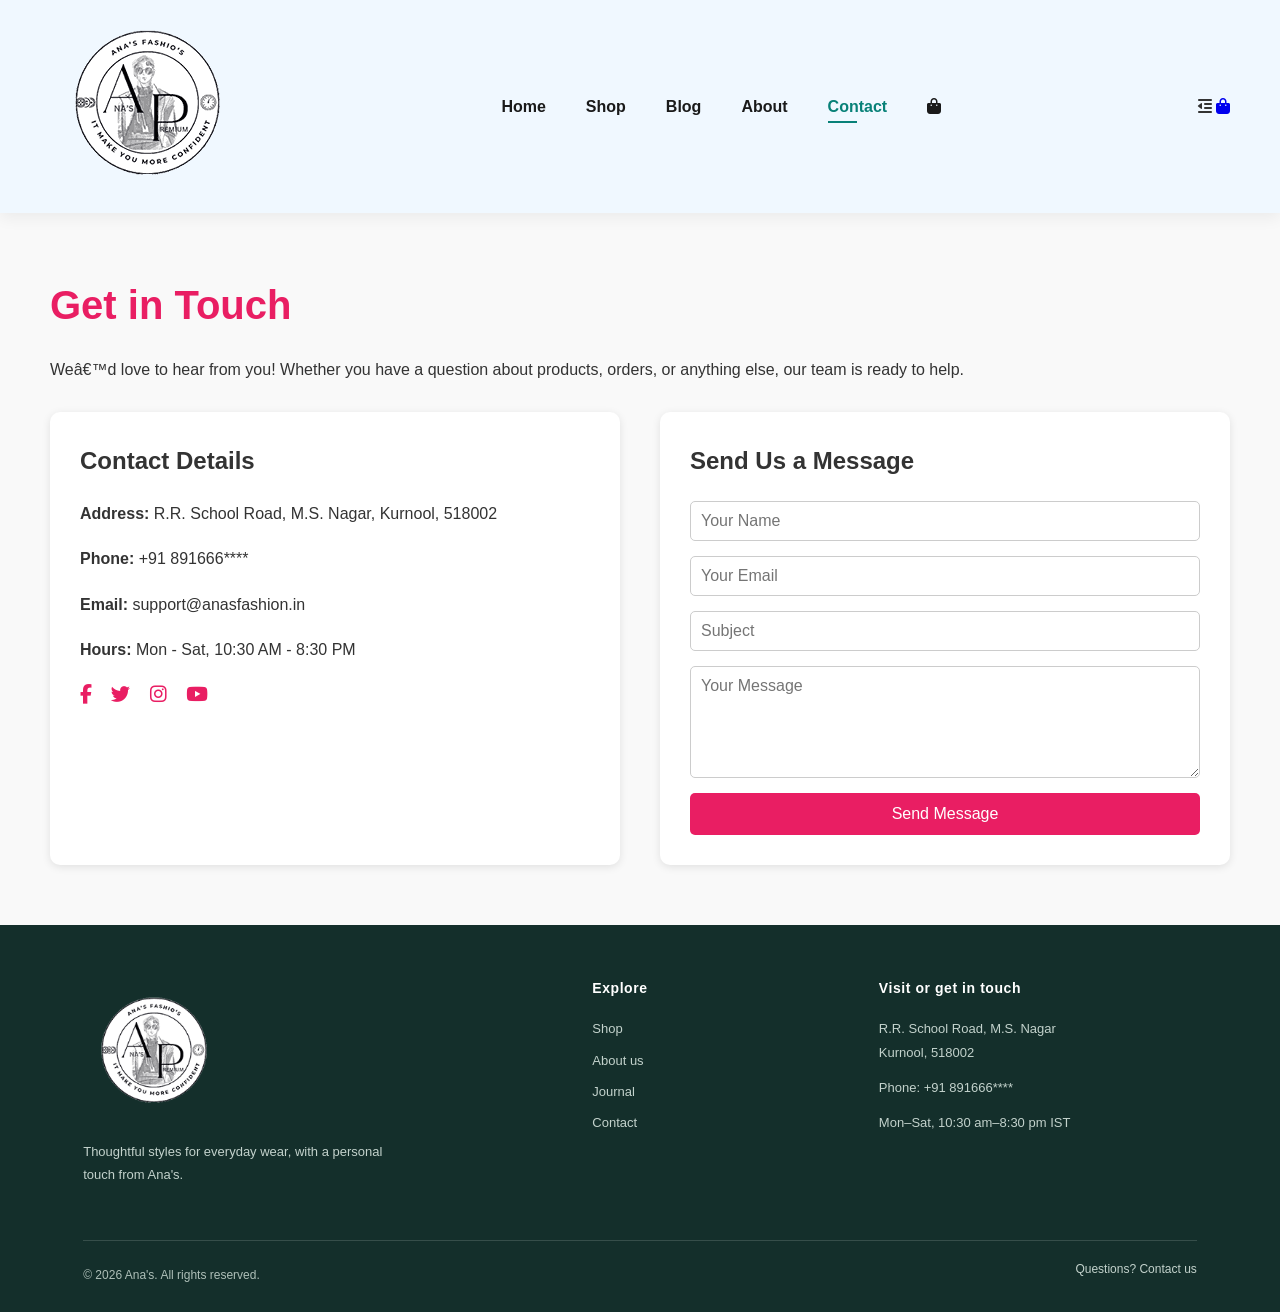
<file: contact.html>
﻿<!DOCTYPE html>
<html lang="en">
<head>
    <meta charset="UTF-8" />
    <meta name="viewport" content="width=device-width, initial-scale=1.0" />
    <title>Contact Ana's</title>
    <link rel="stylesheet" href="style3.css" />
    <link rel="stylesheet" href="https://cdnjs.cloudflare.com/ajax/libs/font-awesome/6.2.1/css/all.min.css" />
    <link rel="stylesheet" href="footer.css">
</head>
<body>

    <section id="header">
        <a href="#"><img src="img/logosmall.png" class="logo" id="logo" alt="Ana's logo"></a>
        <div>
            <ul id="navbar">
                <li><a href="index.html">Home</a></li>
                <li><a href="shop.html">Shop</a></li>
                <li><a href="blog.html">Blog</a></li>
                <li><a  href="about.html">About</a></li>
                <li><a class="active" href="contact.html">Contact</a></li>
                <li><a href="cart.html"><i class="fa-solid fa-bag-shopping"></i></a></li>
            </ul>
        </div>
        <div id="mobile">
            <i id="bar" class="fas fa-outdent" aria-label="Open navigation"></i>
            <a href="cart.html" aria-label="View cart"><i class="fa-solid fa-bag-shopping"></i></a>
        </div>
    </section>

    <main>
        <section class="section-p1" id="contact-info">
            <h2>Get in Touch</h2>
            <p>Weâ€™d love to hear from you! Whether you have a question about products, orders, or anything else, our team is ready to help.</p>

            <div class="contact-grid">
                <div class="contact-details">
                    <h3>Contact Details</h3>
                    <p><strong>Address:</strong> R.R. School Road, M.S. Nagar, Kurnool, 518002</p>
                    <p><strong>Phone:</strong> +91 891666****</p>
                    <p><strong>Email:</strong> support@anasfashion.in</p>
                    <p><strong>Hours:</strong> Mon - Sat, 10:30 AM - 8:30 PM</p>
                    <div class="social-icons">
                        <i class="fab fa-facebook-f"></i>
                        <i class="fab fa-twitter"></i>
                        <i class="fab fa-instagram"></i>
                        <i class="fab fa-youtube"></i>
                    </div>
                </div>

                <div class="contact-form">
                    <h3>Send Us a Message</h3>
                    <form action="#" method="post">
                        <input type="text" name="name" placeholder="Your Name" required />
                        <input type="email" name="email" placeholder="Your Email" required />
                        <input type="text" name="subject" placeholder="Subject" />
                        <textarea name="message" rows="5" placeholder="Your Message" required></textarea>
                        <button type="submit" class="normal">Send Message</button>
                    </form>
                </div>
            </div>
        </section>
    </main>

    <footer class="site-footer">
    <div class="footer-inner">
        <div class="footer-main">
            <div class="footer-brand">
                <a href="index.html" aria-label="Ana's home"><img src="img/logosmall.png" alt="Ana's"></a>
                <p>Thoughtful styles for everyday wear, with a personal touch from Ana's.</p>
            </div>
            <nav class="footer-links" aria-label="Footer navigation">
                <h2>Explore</h2>
                <a href="shop.html">Shop</a>
                <a href="about.html">About us</a>
                <a href="blog.html">Journal</a>
                <a href="contact.html">Contact</a>
            </nav>
            <div class="footer-contact">
                <h2>Visit or get in touch</h2>
                <p>R.R. School Road, M.S. Nagar<br>Kurnool, 518002</p>
                <p>Phone: +91 891666****</p>
                <p>Mon–Sat, 10:30 am–8:30 pm IST</p>
            </div>
        </div>
        <div class="footer-bottom">
            <span>&copy; 2026 Ana's. All rights reserved.</span>
            <a href="contact.html">Questions? Contact us</a>
        </div>
    </div>
</footer>

    <script src="script.js"></script>
</body>
</html>
</file>
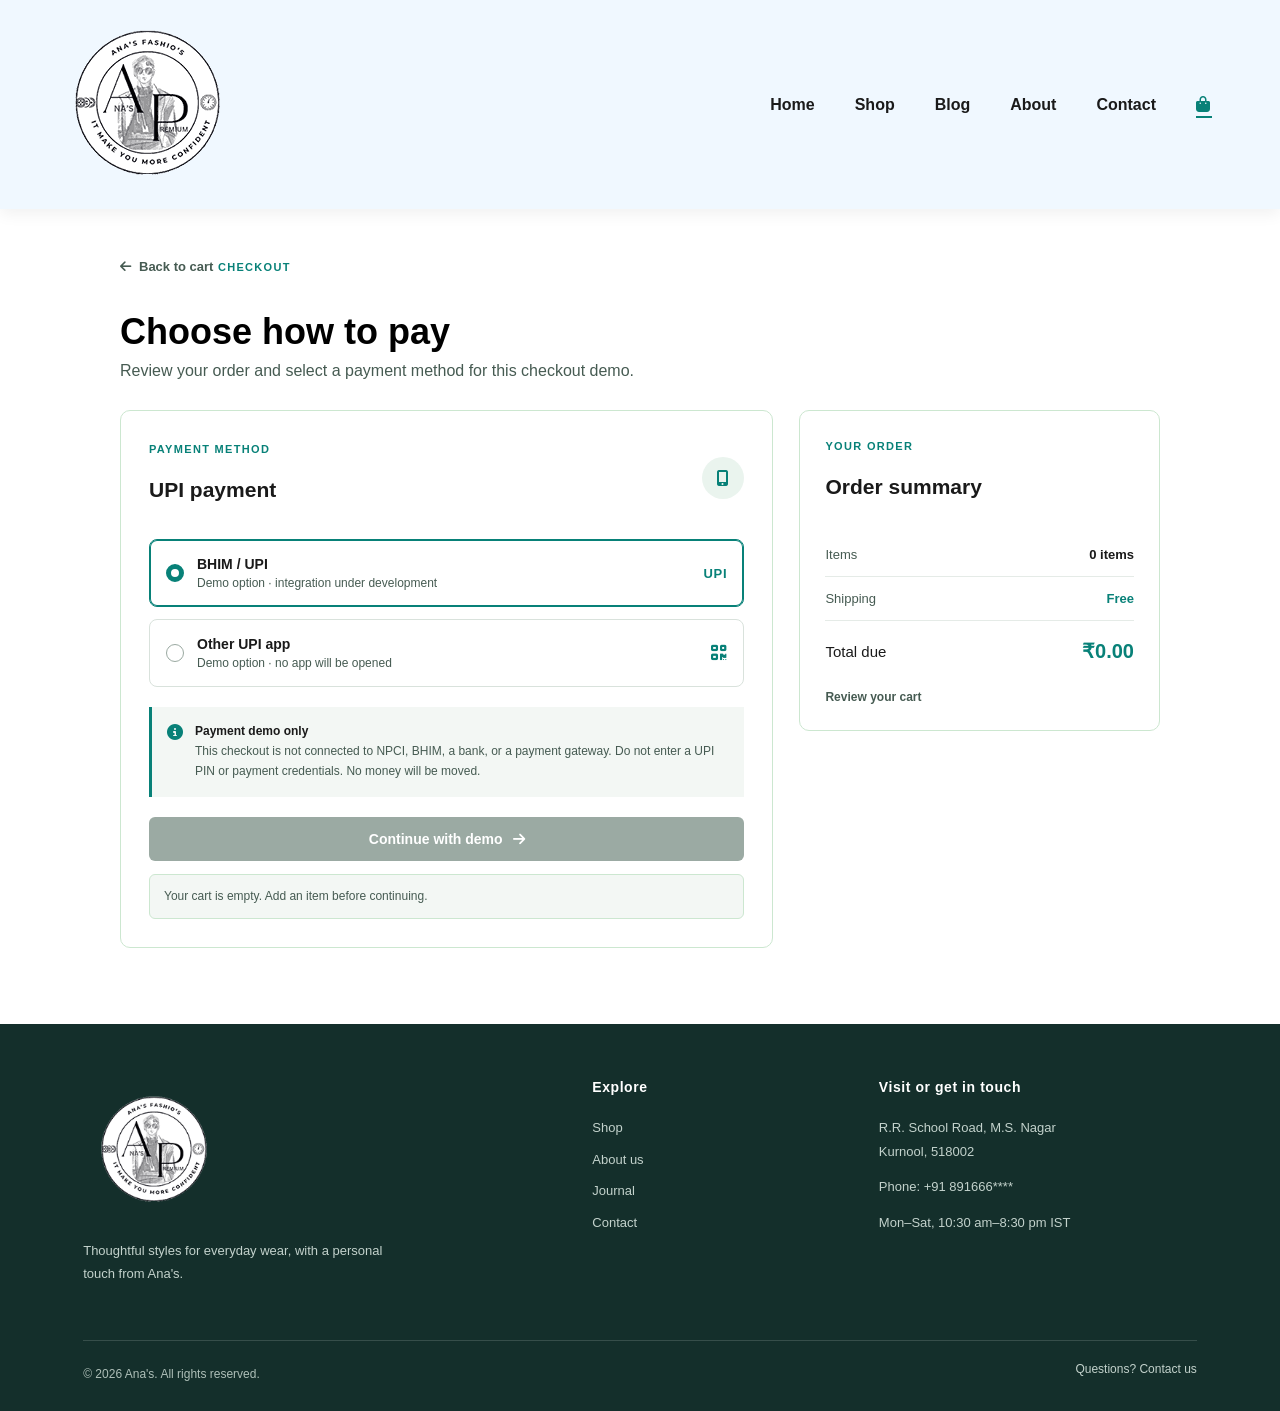
<file: payment.html>
<!DOCTYPE html>
<html lang="en">
<head>
    <meta charset="UTF-8">
    <meta name="viewport" content="width=device-width, initial-scale=1.0">
    <meta name="description" content="Demo checkout for Ana's storefront. UPI payment integration is under development.">
    <title>Demo Checkout - Ana's</title>
    <link rel="stylesheet" href="style.css">
    <link rel="stylesheet" href="https://cdnjs.cloudflare.com/ajax/libs/font-awesome/6.2.1/css/all.min.css"
        integrity="sha512-MV7K8+y+gLIBoVD59lQIYicR65iaqukzvf/nwasF0nqhPay5w/9lJmVM2hMDcnK1OnMGCdVK+iQrJ7lzPJQd1w=="
        crossorigin="anonymous" referrerpolicy="no-referrer">
    <link rel="stylesheet" href="payment.css">
    <link rel="stylesheet" href="footer.css">
    <link rel="icon" type="image/png" href="img/logo.png">
</head>
<body>
    <section id="header">
        <a href="index.html"><img src="img/logosmall.png" class="logo" id="logo" alt="Ana's"></a>
        <div>
            <ul id="navbar">
                <li><a href="index.html">Home</a></li>
                <li><a href="shop.html">Shop</a></li>
                <li><a href="blog.html">Blog</a></li>
                <li><a href="about.html">About</a></li>
                <li><a href="contact.html">Contact</a></li>
                <li><a class="active" href="cart.html" aria-label="Shopping cart"><i class="fa-solid fa-bag-shopping"></i></a></li>
            </ul>
        </div>
        <div id="mobile">
            <i id="bar" class="fas fa-outdent" aria-label="Open navigation"></i>
            <a href="cart.html" aria-label="View cart"><i class="fa-solid fa-bag-shopping"></i></a>
        </div>
    </section>

    <main class="payment-page">
        <div class="payment-heading">
            <a class="payment-back" href="cart.html"><i class="fa-solid fa-arrow-left" aria-hidden="true"></i> Back to cart</a>
            <span class="payment-kicker">CHECKOUT</span>
            <h1>Choose how to pay</h1>
            <p>Review your order and select a payment method for this checkout demo.</p>
        </div>

        <div class="payment-layout">
            <section class="payment-panel" aria-labelledby="payment-method-heading">
                <div class="payment-panel-heading">
                    <div><span class="payment-step">PAYMENT METHOD</span><h2 id="payment-method-heading">UPI payment</h2></div>
                    <i class="fa-solid fa-mobile-screen-button" aria-hidden="true"></i>
                </div>

                <form id="payment-demo-form">
                    <label class="payment-option">
                        <input type="radio" name="payment-method" value="bhim" checked>
                        <span class="payment-radio" aria-hidden="true"></span>
                        <span class="payment-option-copy"><strong>BHIM / UPI</strong><small>Demo option · integration under development</small></span>
                        <span class="upi-mark" aria-hidden="true">UPI</span>
                    </label>
                    <label class="payment-option">
                        <input type="radio" name="payment-method" value="other">
                        <span class="payment-radio" aria-hidden="true"></span>
                        <span class="payment-option-copy"><strong>Other UPI app</strong><small>Demo option · no app will be opened</small></span>
                        <i class="fa-solid fa-qrcode payment-option-icon" aria-hidden="true"></i>
                    </label>

                    <div class="payment-demo-notice">
                        <i class="fa-solid fa-circle-info" aria-hidden="true"></i>
                        <p><strong>Payment demo only</strong><br>This checkout is not connected to NPCI, BHIM, a bank, or a payment gateway. Do not enter a UPI PIN or payment credentials. No money will be moved.</p>
                    </div>

                    <button class="payment-submit" id="payment-demo-button" type="submit">Continue with demo <i class="fa-solid fa-arrow-right" aria-hidden="true"></i></button>
                    <p id="payment-status" class="payment-status" role="status" aria-live="polite">UPI payment is under development. Continuing will only display a demo message.</p>
                </form>
            </section>

            <aside class="payment-summary" aria-labelledby="order-summary-heading">
                <span class="payment-step">YOUR ORDER</span>
                <h2 id="order-summary-heading">Order summary</h2>
                <div class="payment-summary-row"><span>Items</span><strong id="payment-item-count">0 items</strong></div>
                <div class="payment-summary-row"><span>Shipping</span><strong class="payment-free">Free</strong></div>
                <div class="payment-summary-total"><span>Total due</span><strong id="payment-total">₹0.00</strong></div>
                <a class="payment-edit-cart" href="cart.html">Review your cart</a>
            </aside>
        </div>
    </main>

    <footer class="site-footer">
        <div class="footer-inner">
            <div class="footer-main">
                <div class="footer-brand">
                    <a href="index.html" aria-label="Ana's home"><img src="img/logosmall.png" alt="Ana's"></a>
                    <p>Thoughtful styles for everyday wear, with a personal touch from Ana's.</p>
                </div>
                <nav class="footer-links" aria-label="Footer navigation">
                    <h2>Explore</h2>
                    <a href="shop.html">Shop</a>
                    <a href="about.html">About us</a>
                    <a href="blog.html">Journal</a>
                    <a href="contact.html">Contact</a>
                </nav>
                <div class="footer-contact">
                    <h2>Visit or get in touch</h2>
                    <p>R.R. School Road, M.S. Nagar<br>Kurnool, 518002</p>
                    <p>Phone: +91 891666****</p>
                    <p>Mon–Sat, 10:30 am–8:30 pm IST</p>
                </div>
            </div>
            <div class="footer-bottom"><span>&copy; 2026 Ana's. All rights reserved.</span><a href="contact.html">Questions? Contact us</a></div>
        </div>
    </footer>
    <script src="script.js"></script>
</body>
</html>
</file>
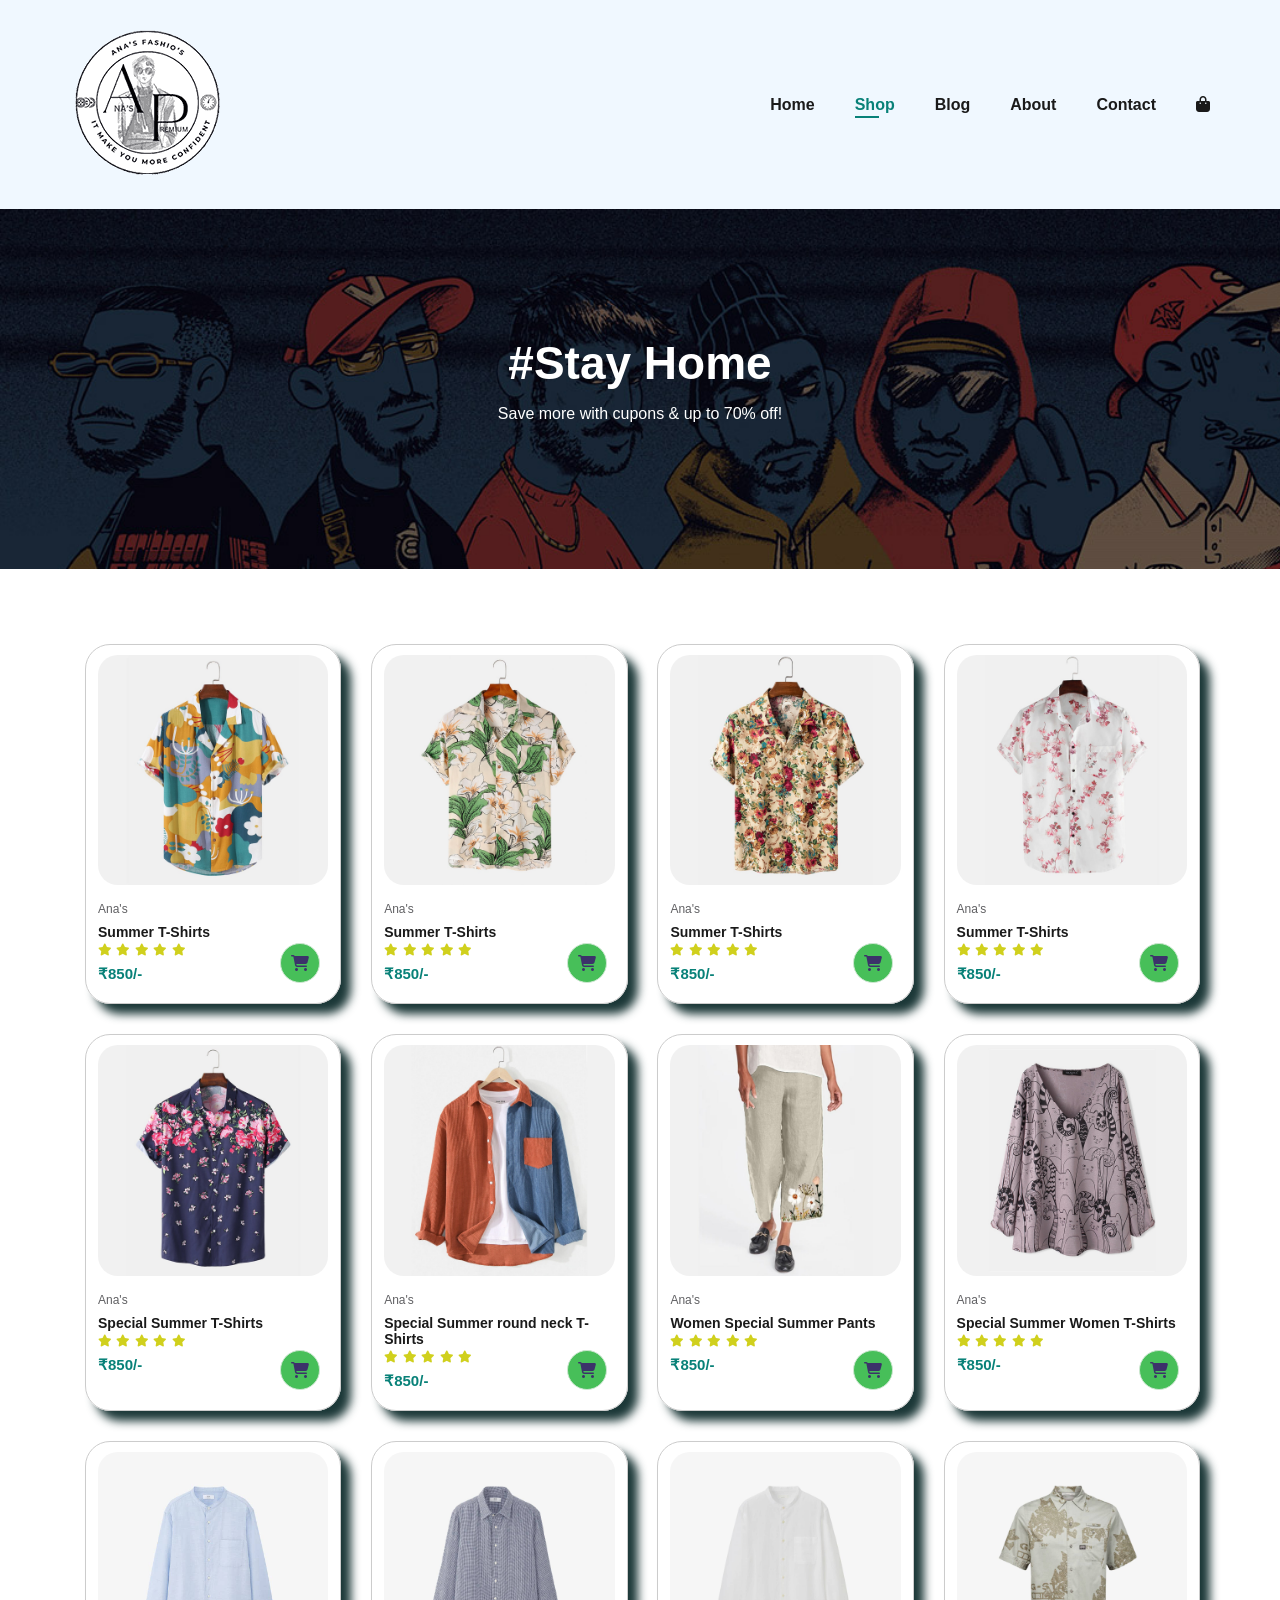
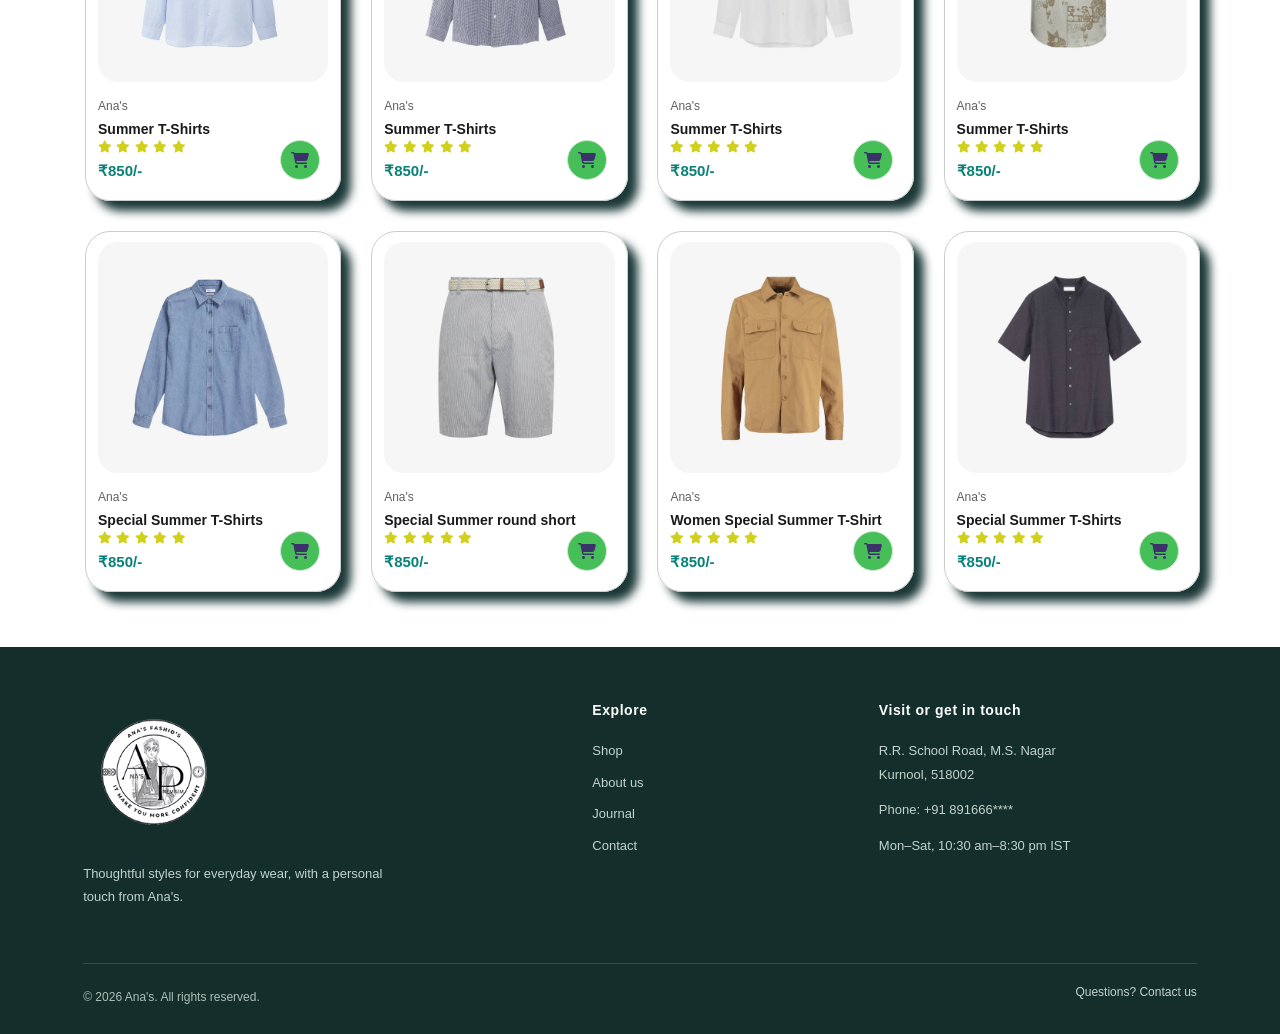
<file: shop.html>
﻿<!DOCTYPE html>
<html lang="en">

<head>
    <meta charset="UTF-8">
    <meta http-equiv="X-UA-Compatible" content="IE=edge">
    <meta name="viewport" content="width=device-width, initial-scale=1.0">
    <link rel="stylesheet" href="style.css">
    <link rel="stylesheet" href="https://cdnjs.cloudflare.com/ajax/libs/font-awesome/6.2.1/css/all.min.css"
        integrity="sha512-MV7K8+y+gLIBoVD59lQIYicR65iaqukzvf/nwasF0nqhPay5w/9lJmVM2hMDcnK1OnMGCdVK+iQrJ7lzPJQd1w=="
        crossorigin="anonymous" referrerpolicy="no-referrer" />
    <title>Ana's</title>
    <link rel="website icon" type="png" href="img/logo.png">
    <link rel="stylesheet" href="footer.css">
</head>
<body>

    <section id="header">
        <a herf="#"><img src="img/logosmall.png" class="logo" id="logo"></a>

        <div>
            <ul id="navbar">
                <li><a href="index.html">Home</a></li>
                <li><a class="active" href="shop.html">Shop</a></li>
                <li><a href="blog.html">Blog</a></li>
                <li><a href="about.html">About</a></li>
                <li><a href="contact.html">Contact</a></li>
                <li><a href="cart.html"><i class="fa-solid fa-bag-shopping"></i></a></li>
            </ul>
        </div>
        <div id="mobile">
            <i id="bar" class="fas fa-outdent"></i>
            <a href="cart.html"><i class="fa-solid fa-bag-shopping"></i></a>
        </div>
    </section>
    <section id="page-header">
        <h2>#Stay Home</h2>
        <p>Save more with cupons & up to 70% off!</p>
    </section>
    
    <section id="product1" class="section-p1">
        <div class="pro-container">
            <div class="pro">
                <img src="img/products/f1.jpg">
                <div class="des">
                    <span>Ana's</span>
                    <h5>Summer T-Shirts</h5>
                    <div class="star">
                        <i class="fas fa-star"></i>
                        <i class="fas fa-star"></i>
                        <i class="fas fa-star"></i>
                        <i class="fas fa-star"></i>
                        <i class="fas fa-star"></i>
                    </div>
                    <h4>₹850/-</h4>
                </div>
                <a href="#" class="cart" ><i class="fa-solid fa-cart-shopping"></i></a>
            </div>
            <div class="pro">
                <img src="img/products/f2.jpg">
                <div class="des">
                    <span>Ana's</span>
                    <h5>Summer T-Shirts</h5>
                    <div class="star">
                        <i class="fas fa-star"></i>
                        <i class="fas fa-star"></i>
                        <i class="fas fa-star"></i>
                        <i class="fas fa-star"></i>
                        <i class="fas fa-star"></i>
                    </div>
                    <h4>₹850/-</h4>
                </div>
                <a href="#" class="cart" ><i class="fa-solid fa-cart-shopping"></i></a>
            </div>
            <div class="pro">
                <img src="img/products/f3.jpg">
                <div class="des">
                    <span>Ana's</span>
                    <h5>Summer T-Shirts</h5>
                    <div class="star">
                        <i class="fas fa-star"></i>
                        <i class="fas fa-star"></i>
                        <i class="fas fa-star"></i>
                        <i class="fas fa-star"></i>
                        <i class="fas fa-star"></i>
                    </div>
                    <h4>₹850/-</h4>
                </div>
                <a href="#" class="cart" ><i class="fa-solid fa-cart-shopping"></i></a>
            </div>
            <div class="pro">
                <img src="img/products/f4.jpg">
                <div class="des">
                    <span>Ana's</span>
                    <h5>Summer T-Shirts</h5>
                    <div class="star">
                        <i class="fas fa-star"></i>
                        <i class="fas fa-star"></i>
                        <i class="fas fa-star"></i>
                        <i class="fas fa-star"></i>
                        <i class="fas fa-star"></i>
                    </div>
                    <h4>₹850/-</h4>
                </div>
                <a href="#" class="cart" ><i class="fa-solid fa-cart-shopping"></i></a>
            </div>
            <div class="pro">
                <img src="img/products/f5.jpg">
                <div class="des">
                    <span>Ana's</span>
                    <h5>Special Summer T-Shirts </h5>
                    <div class="star">
                        <i class="fas fa-star"></i>
                        <i class="fas fa-star"></i>
                        <i class="fas fa-star"></i>
                        <i class="fas fa-star"></i>
                        <i class="fas fa-star"></i>
                    </div>
                    <h4>₹850/-</h4>
                </div>
                <a href="#" class="cart" ><i class="fa-solid fa-cart-shopping"></i></a>
            </div>
            <div class="pro">
                <img src="img/products/f6.jpg">
                <div class="des">
                    <span>Ana's</span>
                    <h5>Special Summer round neck T-Shirts</h5>
                    <div class="star">
                        <i class="fas fa-star"></i>
                        <i class="fas fa-star"></i>
                        <i class="fas fa-star"></i>
                        <i class="fas fa-star"></i>
                        <i class="fas fa-star"></i>
                    </div>
                    <h4>₹850/-</h4>
                </div>
                <a href="#" class="cart" ><i class="fa-solid fa-cart-shopping"></i></a>
            </div>
            <div class="pro">
                <img src="img/products/f7.jpg">
                <div class="des">
                    <span>Ana's</span>
                    <h5>Women Special Summer Pants</h5>
                    <div class="star">
                        <i class="fas fa-star"></i>
                        <i class="fas fa-star"></i>
                        <i class="fas fa-star"></i>
                        <i class="fas fa-star"></i>
                        <i class="fas fa-star"></i>
                    </div>
                    <h4>₹850/-</h4>
                </div>
                <a href="#" class="cart" ><i class="fa-solid fa-cart-shopping"></i></a>
            </div>
            <div class="pro">
                <img src="img/products/f8.jpg">
                <div class="des">
                    <span>Ana's</span>
                    <h5>Special Summer Women T-Shirts</h5>
                    <div class="star">
                        <i class="fas fa-star"></i>
                        <i class="fas fa-star"></i>
                        <i class="fas fa-star"></i>
                        <i class="fas fa-star"></i>
                        <i class="fas fa-star"></i>
                    </div>
                    <h4>₹850/-</h4>
                </div>
                <a href="#" class="cart" ><i class="fa-solid fa-cart-shopping"></i></a>
            </div>
            <div class="pro">
                <img src="img/products/n1.jpg">
                <div class="des">
                    <span>Ana's</span>
                    <h5>Summer T-Shirts</h5>
                    <div class="star">
                        <i class="fas fa-star"></i>
                        <i class="fas fa-star"></i>
                        <i class="fas fa-star"></i>
                        <i class="fas fa-star"></i>
                        <i class="fas fa-star"></i>
                    </div>
                    <h4>₹850/-</h4>
                </div>
                <a href="#" class="cart" ><i class="fa-solid fa-cart-shopping"></i></a>
            </div>
            <div class="pro">
                <img src="img/products/n2.jpg">
                <div class="des">
                    <span>Ana's</span>
                    <h5>Summer T-Shirts</h5>
                    <div class="star">
                        <i class="fas fa-star"></i>
                        <i class="fas fa-star"></i>
                        <i class="fas fa-star"></i>
                        <i class="fas fa-star"></i>
                        <i class="fas fa-star"></i>
                    </div>
                    <h4>₹850/-</h4>
                </div>
                <a href="#" class="cart" ><i class="fa-solid fa-cart-shopping"></i></a>
            </div>
            <div class="pro">
                <img src="img/products/n3.jpg">
                <div class="des">
                    <span>Ana's</span>
                    <h5>Summer T-Shirts</h5>
                    <div class="star">
                        <i class="fas fa-star"></i>
                        <i class="fas fa-star"></i>
                        <i class="fas fa-star"></i>
                        <i class="fas fa-star"></i>
                        <i class="fas fa-star"></i>
                    </div>
                    <h4>₹850/-</h4>
                </div>
                <a href="#" class="cart" ><i class="fa-solid fa-cart-shopping"></i></a>
            </div>
            <div class="pro">
                <img src="img/products/n4.jpg">
                <div class="des">
                    <span>Ana's</span>
                    <h5>Summer T-Shirts</h5>
                    <div class="star">
                        <i class="fas fa-star"></i>
                        <i class="fas fa-star"></i>
                        <i class="fas fa-star"></i>
                        <i class="fas fa-star"></i>
                        <i class="fas fa-star"></i>
                    </div>
                    <h4>₹850/-</h4>
                </div>
                <a href="#" class="cart" ><i class="fa-solid fa-cart-shopping"></i></a>
            </div>
            <div class="pro">
                <img src="img/products/n5.jpg">
                <div class="des">
                    <span>Ana's</span>
                    <h5>Special Summer T-Shirts </h5>
                    <div class="star">
                        <i class="fas fa-star"></i>
                        <i class="fas fa-star"></i>
                        <i class="fas fa-star"></i>
                        <i class="fas fa-star"></i>
                        <i class="fas fa-star"></i>
                    </div>
                    <h4>₹850/-</h4>
                </div>
                <a href="#" class="cart" ><i class="fa-solid fa-cart-shopping"></i></a>
            </div>
            <div class="pro">
                <img src="img/products/n6.jpg">
                <div class="des">
                    <span>Ana's</span>
                    <h5>Special Summer round short</h5>
                    <div class="star">
                        <i class="fas fa-star"></i>
                        <i class="fas fa-star"></i>
                        <i class="fas fa-star"></i>
                        <i class="fas fa-star"></i>
                        <i class="fas fa-star"></i>
                    </div>
                    <h4>₹850/-</h4>
                </div>
                <a href="#" class="cart" ><i class="fa-solid fa-cart-shopping"></i></a>
            </div>
            <div class="pro">
                <img src="img/products/n7.jpg">
                <div class="des">
                    <span>Ana's</span>
                    <h5>Women Special Summer T-Shirt</h5>
                    <div class="star">
                        <i class="fas fa-star"></i>
                        <i class="fas fa-star"></i>
                        <i class="fas fa-star"></i>
                        <i class="fas fa-star"></i>
                        <i class="fas fa-star"></i>
                    </div>
                    <h4>₹850/-</h4>
                </div>
                <a href="#" class="cart" ><i class="fa-solid fa-cart-shopping"></i></a>
            </div>
            <div class="pro">
                <img src="img/products/n8.jpg">
                <div class="des">
                    <span>Ana's</span>
                    <h5>Special Summer T-Shirts</h5>
                    <div class="star">
                        <i class="fas fa-star"></i>
                        <i class="fas fa-star"></i>
                        <i class="fas fa-star"></i>
                        <i class="fas fa-star"></i>
                        <i class="fas fa-star"></i>
                    </div>
                    <h4>₹850/-</h4>
                </div>
                <a href="#" class="cart" ><i class="fa-solid fa-cart-shopping"></i></a>
            </div>
        </div>
    </section>
    
    
    <footer class="site-footer">
    <div class="footer-inner">
        <div class="footer-main">
            <div class="footer-brand">
                <a href="index.html" aria-label="Ana's home"><img src="img/logosmall.png" alt="Ana's"></a>
                <p>Thoughtful styles for everyday wear, with a personal touch from Ana's.</p>
            </div>
            <nav class="footer-links" aria-label="Footer navigation">
                <h2>Explore</h2>
                <a href="shop.html">Shop</a>
                <a href="about.html">About us</a>
                <a href="blog.html">Journal</a>
                <a href="contact.html">Contact</a>
            </nav>
            <div class="footer-contact">
                <h2>Visit or get in touch</h2>
                <p>R.R. School Road, M.S. Nagar<br>Kurnool, 518002</p>
                <p>Phone: +91 891666****</p>
                <p>Mon–Sat, 10:30 am–8:30 pm IST</p>
            </div>
        </div>
        <div class="footer-bottom">
            <span>&copy; 2026 Ana's. All rights reserved.</span>
            <a href="contact.html">Questions? Contact us</a>
        </div>
    </div>
</footer>
    
    <script src="script.js"></script>
</body>
</html>
</file>
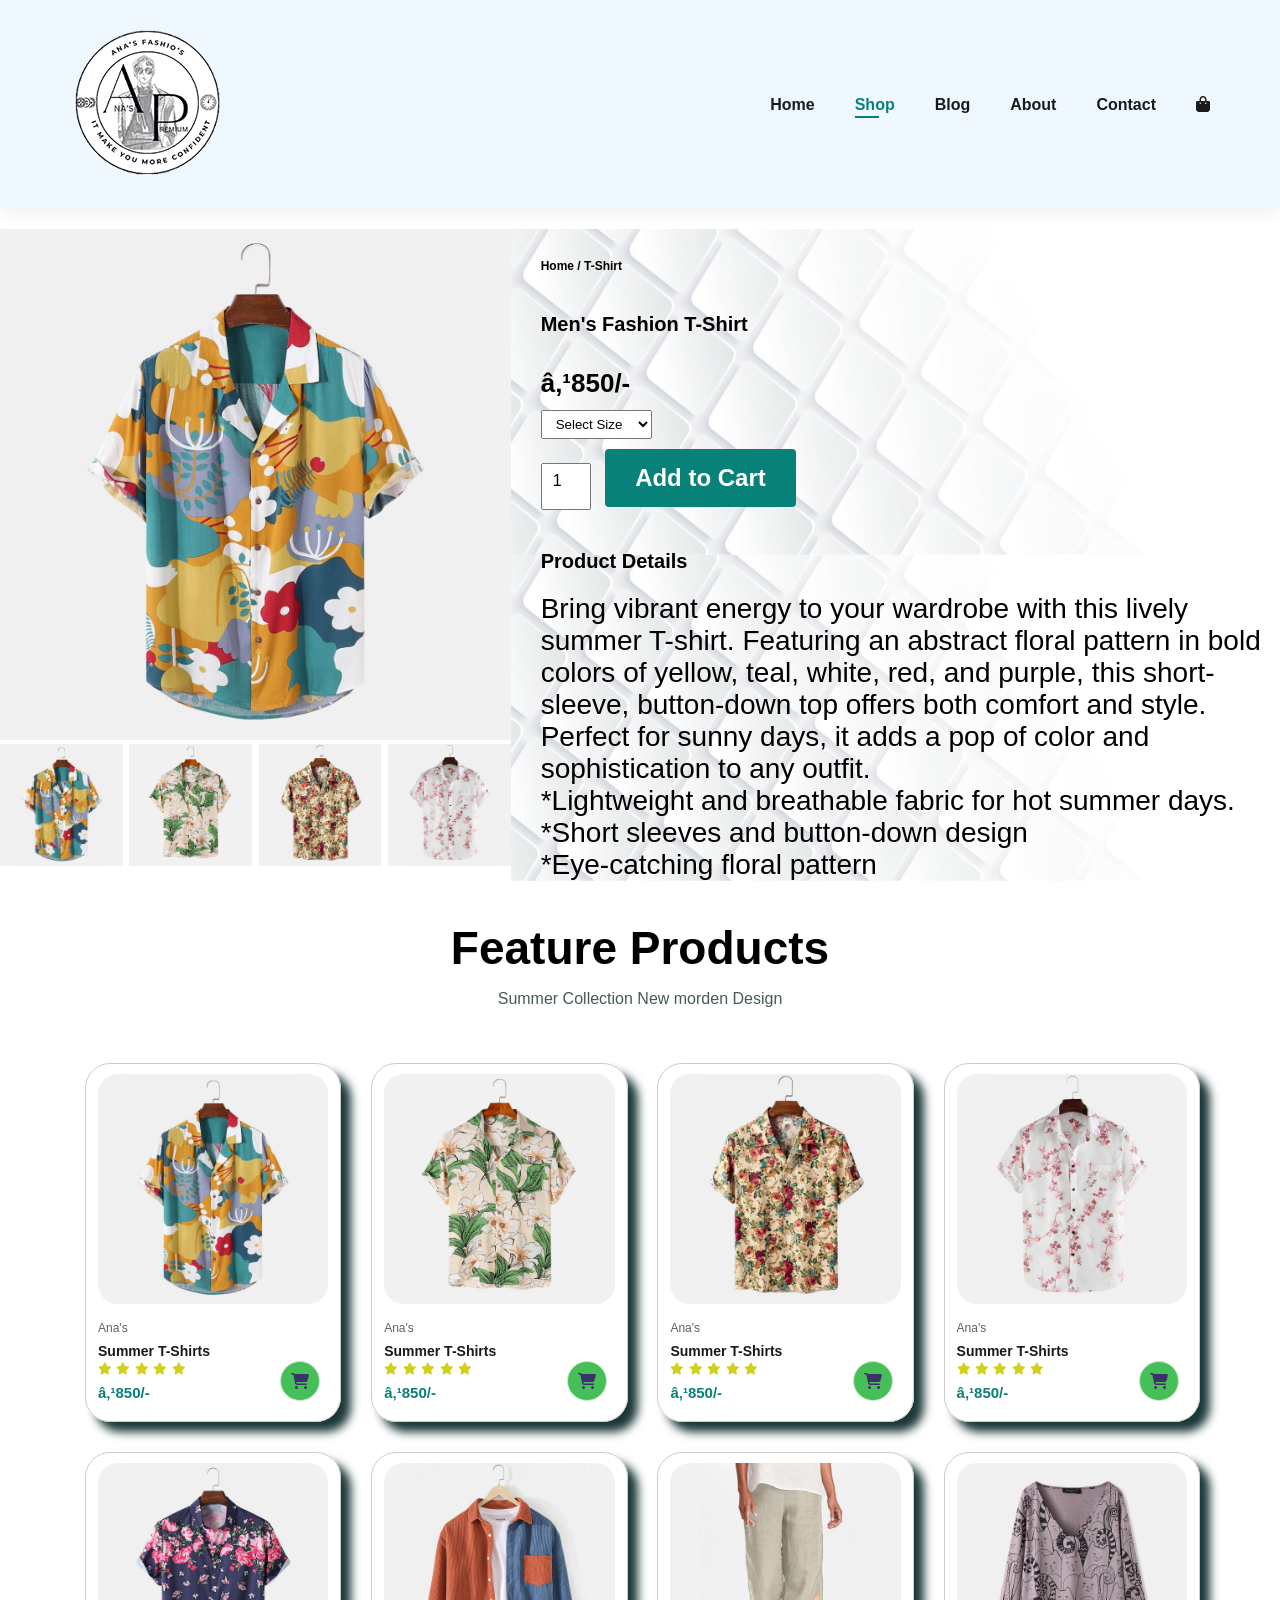
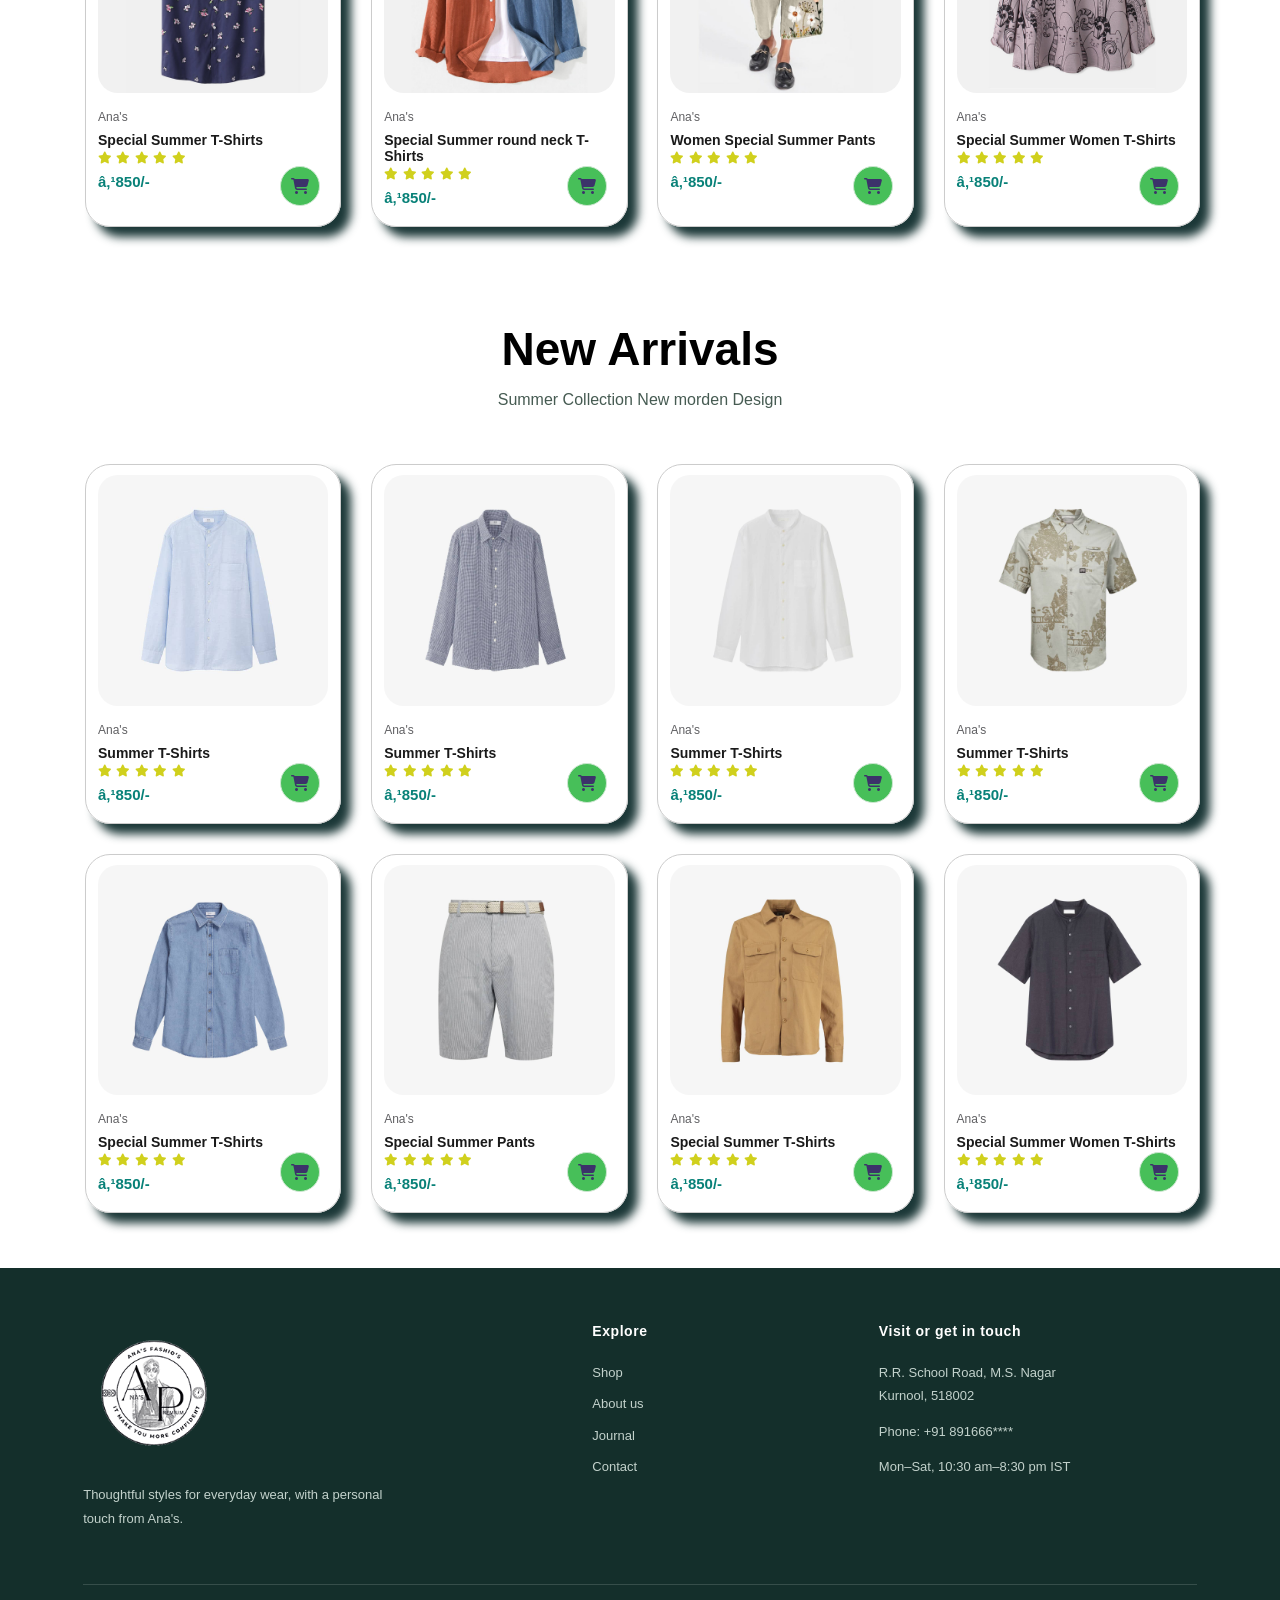
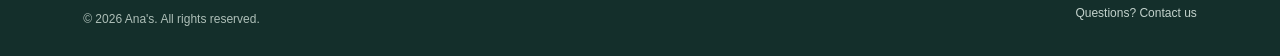
<file: sproduct.html>
﻿<!DOCTYPE html>
<html lang="en">

<head>
    <meta charset="UTF-8">
    <meta http-equiv="X-UA-Compatible" content="IE=edge">
    <meta name="viewport" content="width=device-width, initial-scale=1.0">
    <link rel="stylesheet" href="style.css">
    <link rel="stylesheet" href="https://cdnjs.cloudflare.com/ajax/libs/font-awesome/6.2.1/css/all.min.css"
        integrity="sha512-MV7K8+y+gLIBoVD59lQIYicR65iaqukzvf/nwasF0nqhPay5w/9lJmVM2hMDcnK1OnMGCdVK+iQrJ7lzPJQd1w=="
        crossorigin="anonymous" referrerpolicy="no-referrer" />
    <title>Ana's</title>
    <link rel="website icon" type="png" href="img/logo.png">
    <link rel="stylesheet" href="footer.css">
</head>
<body>

    <section id="header">
        <a herf="#"><img src="img/logosmall.png" class="logo" id="logo"></a>

        <div>
            <u1 id="navbar">
                <li><a href="index.html">Home</a></li>
                <li><a class="active" href="shop.html">Shop</a></li>
                <li><a href="blog.html">Blog</a></li>
                <li><a href="about.html">About</a></li>
                <li><a href="contact.html">Contact</a></li>
                <li><a href="cart.html"><i class="fa-solid fa-bag-shopping"></i></a></li>
            </u1>
        </div>
        <div id="mobile">
            <i id="bar" class="fas fa-outdent"></i>
            <a href="cart.html"><i class="fa-solid fa-bag-shopping"></i></a>
        </div>
    </section>

    <section id="prodetails">
        <div class="single-pro-image">
            <img src="img/products/f1.jpg" width="100%" id="MainImg">

            <div class="small-img-group">
                <div class="small-img-col">
                    <img src="img/products/f1.jpg" width="100%" class="small-img">
                </div>
                <div class="small-img-col">
                    <img src="img/products/f2.jpg" width="100%" class="small-img">
                </div>
                <div class="small-img-col">
                    <img src="img/products/f3.jpg" width="100%" class="small-img">
                </div>
                <div class="small-img-col">
                    <img src="img/products/f4.jpg" width="100%" class="small-img">
                </div>
            </div>
        </div>

        <div class="single-pro-details">
            <h6>Home  /  T-Shirt</h6>
            <h4>Men's Fashion T-Shirt</h4>
            <h2>â‚¹850/-</h2>
        
            <select id="select">
                <option value="">Select Size</option>
                <option>XL</option>
                <option>XXL</option>
                <option>Small</option>
                <option>Large</option>
                <option>Extra Large</option>
            </select>
            <input id="detail-quantity" type="number" value="1" min="1" step="1" aria-label="Quantity">
            <button id="detail-add-to-cart" class="normal" type="button">Add to Cart</button>
            <h4>Product Details</h4>
            <span>Bring vibrant energy to your wardrobe with this lively summer T-shirt. Featuring an abstract floral pattern in bold colors of yellow, teal, white, red, and purple, this short-sleeve, button-down top offers both comfort and style. Perfect for sunny days, it adds a pop of color and sophistication to any outfit.<br>
                *Lightweight and breathable fabric for hot summer days.
                <br>
                *Short sleeves and button-down design<br>
                *Eye-catching floral pattern
            </span>
        </div>
    </section>

    <section id="product1" class="section-p1">
        <h2>Feature Products</h2>
        <p>Summer Collection New morden Design</p>
        <div class="pro-container">
            <div class="pro">
                <img src="img/products/f1.jpg">
                <div class="des">
                    <span>Ana's</span>
                    <h5>Summer T-Shirts</h5>
                    <div class="star">
                        <i class="fas fa-star"></i>
                        <i class="fas fa-star"></i>
                        <i class="fas fa-star"></i>
                        <i class="fas fa-star"></i>
                        <i class="fas fa-star"></i>
                    </div>
                    <h4>â‚¹850/-</h4>
                </div>
                <a href="#" class="cart"><i class="fa-solid fa-cart-shopping"></i></a>
            </div>
            <div class="pro">
                <img src="img/products/f2.jpg">
                <div class="des">
                    <span>Ana's</span>
                    <h5>Summer T-Shirts</h5>
                    <div class="star">
                        <i class="fas fa-star"></i>
                        <i class="fas fa-star"></i>
                        <i class="fas fa-star"></i>
                        <i class="fas fa-star"></i>
                        <i class="fas fa-star"></i>
                    </div>
                    <h4>â‚¹850/-</h4>
                </div>
                <a href="#" class="cart"><i class="fa-solid fa-cart-shopping"></i></a>
            </div>
            <div class="pro">
                <img src="img/products/f3.jpg">
                <div class="des">
                    <span>Ana's</span>
                    <h5>Summer T-Shirts</h5>
                    <div class="star">
                        <i class="fas fa-star"></i>
                        <i class="fas fa-star"></i>
                        <i class="fas fa-star"></i>
                        <i class="fas fa-star"></i>
                        <i class="fas fa-star"></i>
                    </div>
                    <h4>â‚¹850/-</h4>
                </div>
                <a href="#" class="cart"><i class="fa-solid fa-cart-shopping"></i></a>
            </div>
            <div class="pro">
                <img src="img/products/f4.jpg">
                <div class="des">
                    <span>Ana's</span>
                    <h5>Summer T-Shirts</h5>
                    <div class="star">
                        <i class="fas fa-star"></i>
                        <i class="fas fa-star"></i>
                        <i class="fas fa-star"></i>
                        <i class="fas fa-star"></i>
                        <i class="fas fa-star"></i>
                    </div>
                    <h4>â‚¹850/-</h4>
                </div>
                <a href="#" class="cart"><i class="fa-solid fa-cart-shopping"></i></a>
            </div>
            <div class="pro">
                <img src="img/products/f5.jpg">
                <div class="des">
                    <span>Ana's</span>
                    <h5>Special Summer T-Shirts </h5>
                    <div class="star">
                        <i class="fas fa-star"></i>
                        <i class="fas fa-star"></i>
                        <i class="fas fa-star"></i>
                        <i class="fas fa-star"></i>
                        <i class="fas fa-star"></i>
                    </div>
                    <h4>â‚¹850/-</h4>
                </div>
                <a href="#" class="cart"><i class="fa-solid fa-cart-shopping"></i></a>
            </div>
            <div class="pro">
                <img src="img/products/f6.jpg">
                <div class="des">
                    <span>Ana's</span>
                    <h5>Special Summer round neck T-Shirts</h5>
                    <div class="star">
                        <i class="fas fa-star"></i>
                        <i class="fas fa-star"></i>
                        <i class="fas fa-star"></i>
                        <i class="fas fa-star"></i>
                        <i class="fas fa-star"></i>
                    </div>
                    <h4>â‚¹850/-</h4>
                </div>
                <a href="#" class="cart"><i class="fa-solid fa-cart-shopping"></i></a>
            </div>
            <div class="pro">
                <img src="img/products/f7.jpg">
                <div class="des">
                    <span>Ana's</span>
                    <h5>Women Special Summer Pants</h5>
                    <div class="star">
                        <i class="fas fa-star"></i>
                        <i class="fas fa-star"></i>
                        <i class="fas fa-star"></i>
                        <i class="fas fa-star"></i>
                        <i class="fas fa-star"></i>
                    </div>
                    <h4>â‚¹850/-</h4>
                </div>
                <a href="#" class="cart"><i class="fa-solid fa-cart-shopping"></i></a>
            </div>
            <div class="pro">
                <img src="img/products/f8.jpg">
                <div class="des">
                    <span>Ana's</span>
                    <h5>Special Summer Women T-Shirts</h5>
                    <div class="star">
                        <i class="fas fa-star"></i>
                        <i class="fas fa-star"></i>
                        <i class="fas fa-star"></i>
                        <i class="fas fa-star"></i>
                        <i class="fas fa-star"></i>
                    </div>
                    <h4>â‚¹850/-</h4>
                </div>
                <a href="#" class="cart"><i class="fa-solid fa-cart-shopping"></i></a>
            </div>
        </div>
    </section>

    <section id="product1" class="section-p1">
        <h2>New Arrivals</h2>
        <p>Summer Collection New morden Design</p>
        <div class="pro-container">
            <div class="pro">
                <img src="img/products/n1.jpg">
                <div class="des">
                    <span>Ana's</span>
                    <h5>Summer T-Shirts</h5>
                    <div class="star">
                        <i class="fas fa-star"></i>
                        <i class="fas fa-star"></i>
                        <i class="fas fa-star"></i>
                        <i class="fas fa-star"></i>
                        <i class="fas fa-star"></i>
                    </div>
                    <h4>â‚¹850/-</h4>
                </div>
                <a href="#" class="cart"><i class="fa-solid fa-cart-shopping"></i></a>
            </div>
            <div class="pro">
                <img src="img/products/n2.jpg">
                <div class="des">
                    <span>Ana's</span>
                    <h5>Summer T-Shirts</h5>
                    <div class="star">
                        <i class="fas fa-star"></i>
                        <i class="fas fa-star"></i>
                        <i class="fas fa-star"></i>
                        <i class="fas fa-star"></i>
                        <i class="fas fa-star"></i>
                    </div>
                    <h4>â‚¹850/-</h4>
                </div>
                <a href="#" class="cart"><i class="fa-solid fa-cart-shopping"></i></a>
            </div>
            <div class="pro">
                <img src="img/products/n3.jpg">
                <div class="des">
                    <span>Ana's</span>
                    <h5>Summer T-Shirts</h5>
                    <div class="star">
                        <i class="fas fa-star"></i>
                        <i class="fas fa-star"></i>
                        <i class="fas fa-star"></i>
                        <i class="fas fa-star"></i>
                        <i class="fas fa-star"></i>
                    </div>
                    <h4>â‚¹850/-</h4>
                </div>
                <a href="#" class="cart"><i class="fa-solid fa-cart-shopping"></i></a>
            </div>
            <div class="pro">
                <img src="img/products/n4.jpg">
                <div class="des">
                    <span>Ana's</span>
                    <h5>Summer T-Shirts</h5>
                    <div class="star">
                        <i class="fas fa-star"></i>
                        <i class="fas fa-star"></i>
                        <i class="fas fa-star"></i>
                        <i class="fas fa-star"></i>
                        <i class="fas fa-star"></i>
                    </div>
                    <h4>â‚¹850/-</h4>
                </div>
                <a href="#" class="cart"><i class="fa-solid fa-cart-shopping"></i></a>
            </div>
            <div class="pro">
                <img src="img/products/n5.jpg">
                <div class="des">
                    <span>Ana's</span>
                    <h5>Special Summer T-Shirts </h5>
                    <div class="star">
                        <i class="fas fa-star"></i>
                        <i class="fas fa-star"></i>
                        <i class="fas fa-star"></i>
                        <i class="fas fa-star"></i>
                        <i class="fas fa-star"></i>
                    </div>
                    <h4>â‚¹850/-</h4>
                </div>
                <a href="#" class="cart"><i class="fa-solid fa-cart-shopping"></i></a>
            </div>
            <div class="pro">
                <img src="img/products/n6.jpg">
                <div class="des">
                    <span>Ana's</span>
                    <h5>Special Summer Pants</h5>
                    <div class="star">
                        <i class="fas fa-star"></i>
                        <i class="fas fa-star"></i>
                        <i class="fas fa-star"></i>
                        <i class="fas fa-star"></i>
                        <i class="fas fa-star"></i>
                    </div>
                    <h4>â‚¹850/-</h4>
                </div>
                <a href="#" class="cart"><i class="fa-solid fa-cart-shopping"></i></a>
            </div>
            <div class="pro">
                <img src="img/products/n7.jpg">
                <div class="des">
                    <span>Ana's</span>
                    <h5>Special Summer T-Shirts</h5>
                    <div class="star">
                        <i class="fas fa-star"></i>
                        <i class="fas fa-star"></i>
                        <i class="fas fa-star"></i>
                        <i class="fas fa-star"></i>
                        <i class="fas fa-star"></i>
                    </div>
                    <h4>â‚¹850/-</h4>
                </div>
                <a href="#" class="cart"><i class="fa-solid fa-cart-shopping"></i></a>
            </div>
            <div class="pro">
                <img src="img/products/n8.jpg">
                <div class="des">
                    <span>Ana's</span>
                    <h5>Special Summer Women T-Shirts</h5>
                    <div class="star">
                        <i class="fas fa-star"></i>
                        <i class="fas fa-star"></i>
                        <i class="fas fa-star"></i>
                        <i class="fas fa-star"></i>
                        <i class="fas fa-star"></i>
                    </div>
                    <h4>â‚¹850/-</h4>
                </div>
                <a href="#" class="cart"><i class="fa-solid fa-cart-shopping"></i></a>
            </div>
        </div>
    </section>

    <footer class="site-footer">
    <div class="footer-inner">
        <div class="footer-main">
            <div class="footer-brand">
                <a href="index.html" aria-label="Ana's home"><img src="img/logosmall.png" alt="Ana's"></a>
                <p>Thoughtful styles for everyday wear, with a personal touch from Ana's.</p>
            </div>
            <nav class="footer-links" aria-label="Footer navigation">
                <h2>Explore</h2>
                <a href="shop.html">Shop</a>
                <a href="about.html">About us</a>
                <a href="blog.html">Journal</a>
                <a href="contact.html">Contact</a>
            </nav>
            <div class="footer-contact">
                <h2>Visit or get in touch</h2>
                <p>R.R. School Road, M.S. Nagar<br>Kurnool, 518002</p>
                <p>Phone: +91 891666****</p>
                <p>Mon–Sat, 10:30 am–8:30 pm IST</p>
            </div>
        </div>
        <div class="footer-bottom">
            <span>&copy; 2026 Ana's. All rights reserved.</span>
            <a href="contact.html">Questions? Contact us</a>
        </div>
    </div>
</footer>
    <script src="script.js"></script>
</body>
</html>
</file>
<file: style.css>
﻿@import url('https://fonts.googleapis.com/css2?family=Montserrat:ital,wght@0,100..900;1,100..900&family=Parkinsans:wght@300..800&display=swap');

* {
    margin: 0;
    padding: 0;
    box-sizing: border-box;
    font-family: 'Spartan',sans-serif;
}

h1 {
    font-size: 50px;
    line-height: 64px;
    color: black;
}

h2 {
    font-size: 46px;
    line-height: 54px;
    color: black;
}

h4 {
    font-size: 20px;
    color: black;
}

h6 {
    font-weight: 700;
    font-size: 12px;
}

p {
    font-size: 16px;
    color: #465b52;
    margin: 15px 0 20px 0;
}

.section-p1 {
    padding: 40px 80px;
}

.section-m1 {
    margin: 40px 0;
}



body {
    width: 100%;
}

#header {
    image-rendering: optimizeQuality;
    display: flex;
    align-items: center;
    justify-content: space-between;
    padding: 5px 50px;
    background-color: aliceblue;
    box-shadow: 0 5px 15px rgba(0, 0, 0, 0.06);
}
#navbar {
    display: flex;
    align-items: center;
    justify-content: space-between;
}

#navbar li{
    list-style: none;
    padding: 0 20px;
    position: relative;
}

#navbar li a {
    text-decoration: none;
    font-size: 16px;
    font-weight: 600;
    color: #1a1a1a;
    transition: 0.3s ease;
}

#navbar li a:hover,
#navbar li a.active {
    color: #088178;
}

#navbar li a.active::after,
#navbar li a:hover::after {
    content: "";
    width: 30%;
    height: 2px;
    background: #088178;
    position: absolute;
    bottom: -4px;
    left: 20px;

}

#mobile{
    display: none;
    align-items: center;
}

#hero {
    background-image: url("img/hero/herobg.png");
    height: 90vh;
    width: 100%;
    background-size: cover;
    background-position: top 20% right 0;
    padding: 0 80px;
    display: flex;
    flex-direction: column;
    align-items: flex-start;
    justify-content: center;
}

#herro h4{
    padding-bottom: 15px;
}

#hero h1{
    color: #088178;
}
#hero h2{
    color: rgb(225, 42, 42);
    text-shadow: rgb(0, 0, 0);

}

#hero button{
    background-image: url("img/hero/button.png");
    background-color: transparent;
    color: #088178;
    border: 0;
    padding: 14px 80px 14px 65px;
    background-repeat: no-repeat;
    cursor: pointer;
    font-weight: 700;
    font-size: 15px;
}

#feature{
    display: flex;
    align-items: center;
    justify-content: space-between;
    flex-wrap: wrap;
}

#feature .fe-box {
    width: 180px;
    text-align: center;
    padding: 25px 15px;
    box-shadow: 20px 20px 34px rgba(0,0,0,0.03);
    background-color: rgb(208, 204, 231);
    border: 1px solid #cce7d0;
    border-radius: 4px;
    margin: 15px 0;
}

#feature .fe-box:hover {
    box-shadow: 10px 10px 54px rgba(59, 52, 52, 0.03) ;
}
#feature .fe-box img{
    width: 100%;
    margin-bottom: 10px;
}
#feature .fe-box h6 {
    -ms-text-size-adjust: auto;
    display: inline-block;
    padding: 9px 8px 6px 8px;
    line-height: 1;
    border-radius: 4px;
    color: #020b0b;
    background-color: #fddde4;
}

#feature .fe-box:nth-child(2) h6{
    background-color: #cdebbc;
}

#feature .fe-box:nth-child(3) h6{
    background-color: #77ac58;
}

#feature .fe-box:nth-child(4) h6{
    background-color: #b4a44b;
}

#feature .fe-box:nth-child(5) h6{
    background-color: #20c488;
}

#feature .fe-box:nth-child(6) h6{
    background-color: #5c83f5;
}

#product1{
    text-align: center;
}
#product1 .pro-container {
    display: flex;
    justify-content: space-between;
    padding-top: 20px;
    padding-left: 5px;
    flex-wrap: wrap;
}
#product1 .pro {
    width: 23%;
    min-width: 250px;
    padding: 10px 12px;
    border: 1px solid #ccc;
    border-radius: 25px;
    cursor: pointer;
    box-shadow: 10px 10px 10px #1c3838;
    margin: 15px 0;
    transition: 0.2s ease;
    position: relative;
}

#product1 .pro:hover{
    box-shadow: 20px 20px 10px rgb(0, 0, 0,0.06);
}

#product1 .pro img {
    width: 100%;
    border-radius: 20px;
}
#product1 .pro .des {
    text-align: start;
    padding: 10px 0;
}

#product1 .pro  .des span {
    color: #606063;
    font-size: 12px;
}

#product1 .pro .des h5 {
    padding-top: 7px;
    color: #1a1a1a;
    font-size: 14px;
}

#product1 .pro .des i{
    font-size: 12px;
    color: #d0d01d;
}

#product1 .pro .des h4 {
    padding-top: 7px;
    font-size: 15px;
    font-weight: 700;
    color: #088178;
    justify-content: space-around;
}

#product1 .pro  .cart {
    width: 40px;
    height: 40px;
    line-height: 40px;
    border-radius: 50px;
    background-color: #47bf59;
    font-weight: 500;
    color: #3c326a;
    border: 1px solid #cce7d0;
    position: absolute;
    bottom: 20px;
    right: 20px;
}

#banner{
    display: flex;
    flex-direction: column;
    justify-content: center;
    align-items: center;
    text-align: center;
    background-image: url("img/banner/b2.jpg");
    width: 100%;
    height: 40vh;
    background-size: cover;
    background-position: center;
}

#banner h4{
    color: #fff;
    font-size: 30px;

}

#banner h2{
    color: #fff;
    font-size: 30px;
    padding: 10px 0;
}

#banner h2 span{
    color: #e10808;
    
}

button.normal{
    font-size: 24px;
    font-weight: 600;
    padding: 15px 30px;
    color: #020b0b;
    background-color: white;
    border-radius: 4px;
    cursor: pointer;
    border: none;
    outline: none;
    transition: 0.2s;
}

button.white{
    font-size: 13px;
    font-weight: 600;
    padding: 11px 18px;
    color: #ffffff;
    background-color: transparent;
    border-radius: 4px;
    cursor: pointer;
    border:1px solid white;
    outline:none;
    transition: 0.2s;
}

#banner button:hover{
    background: #20c488;
    color: #fff;
}

#sm-banner{
    display: flex;
    justify-content: space-evenly;
    flex-wrap: wrap;
}

#sm-banner .banner-box{
    display: flex;
    flex-direction: column;
    justify-content: center;
    align-items: flex-start;
    background-image: url("img/banner/b17.jpg");
    min-width: 580px;
    height: 40vh;
    background-size: cover;
    background-position: center;
    padding: 30px ;
}

#sm-banner .banner-box2{
    background-image: url("img/banner/b10.jpg");
}
#sm-banner h2{
    color: #fff;
    font-size: 28px;
    font-weight: 800;
}

#sm-banner span{
    color: #fff;
    font-size: 14px;
    font-weight: 500;
}

#sm-banner .banner-box:hover button{
    background: #088178;
    border: 1px solid #088178;
}

footer{
    border: 2px solid #606063;
    image-rendering: optimizeQuality;
    display: flex;
    align-items: center;
    flex-wrap: wrap;
    justify-content: space-between;
}

footer .col{
    display: flex;
    flex-direction: column;
    align-items: flex-start;
    margin-bottom: 20px;
}

footer.logo{
    margin-bottom: 30px;
}

footer h4{
    font-size: 14px;
    padding-bottom: 20px;
}

footer p{
    font-size: 13px;
    margin: 0 0 8px 0;
}

footer a{
    font-size: 13px;
    text-decoration: none;
    color: #222;
    margin-bottom: 10px;
}



@media (max-width:799px) {
    #navbar {
        display: none;
        flex-direction: column;
        align-items: flex-start;
        justify-content: flex-start;
        position: fixed;
        top:0;
        right: -300px;
        height: 100vh;
        width: 300px;
        background-color: #fff;
        box-shadow: 0 40px 60px rgba(0, 0, 0, 0.1);
        padding: 80px 0 0 10px;
        transition: 0.03s;
    }

    #navbar.active {
        display: flex;
        right: 0px;
    }
    #navbar li {
        margin-bottom: 25px;
    }

    #mobile{
        display: flex;
        align-items: center;
    }

    #mobile i {
        color: #1a1a1a;
        font-size: 24px;
        padding-left: 20px;
    }
}

/*shop.html-styling*/

#page-header{
    background-image: url("img/banner/b1.jpg");
    width: 100%;
    height: 40vh;
    background-size: cover;
    display: flex;
    justify-content: center;
    text-align: center;
    flex-direction: column;
    padding: 14px;
}

#page-header h2,
#page-header p {
    color: #fff;
}
#pagination a{
    text-decoration: none;
    background-color: #088178;
    padding: 15px 20px;
    border-radius: 4px;
    color: #fff;
    font-weight: 600;
}

#pagination a i{
    font-size: 16px;
    font-weight: 600;
}

/*single product*/

#prodetails .single-pro-image .MainImg {
    width: 50%;
    margin-right: 10%;
}

.small-img-group{
    display: flex;
    justify-content: space-between;
}

.small-img-col {
    flex-basis: 24%;
    cursor: pointer;
}

#prodetails {
    display: flex;
    margin-top: 20px;
}

#prodetails .single-pro-details{
    background-image: url("img/banner/white.jpg");
    background-repeat:round;
    width: 500%;
    padding-top: 30px;
    padding-left: 30px;
}

#prodetails .single-pro-details h4{
    padding: 40px 0 20px 0;
}

#prodetails .single-pro-details h2{
    font-size: 26px;
}

#prodetails  select{
    display: flex;
    padding: 5px 10px;
}

#prodetails .single-pro-details input{
    width: 50px;
    height: 47px;
    padding-left: 10px;
    padding-bottom: 10px;
    font-size: 16px;
    margin-right: 10px;
}

#prodetails .single-pro-details span{
    color: #000000;
    font-size: 28px;
    text-shadow: #5c83f5;
}

#prodetails .single-pro-details button {
    margin-top: 10px;
    background: #088178;
    color: #fff;
}
/* Blog */
#page-header2 {
    background-image: url("img/banner/b19.jpg");
    width: 100%;
    min-height: 290px;
    background-size: cover;
    background-position: center;
    display: flex;
    justify-content: center;
    text-align: center;
    flex-direction: column;
    padding: 32px 20px;
}
#page-header2 h2 { color: #fff; font-size: 46px; }
#page-header2 p { max-width: 600px; margin: 10px auto 0; color: #fff; }
.blog-page { max-width: 1240px; margin: 0 auto; padding: 70px 80px 88px; }
.blog-intro { max-width: 690px; margin: 0 auto 42px; text-align: center; }
.blog-intro > span, .blog-category { color: #088178; font-size: 11px; font-weight: 700; letter-spacing: .12em; }
.blog-intro h2 { margin-top: 9px; font-size: 34px; }
.blog-intro p { margin: 10px 0 0; }
.blog-list { display: grid; grid-template-columns: repeat(2, minmax(0, 1fr)); gap: 28px; }
.blog-card { min-width: 0; overflow: hidden; border: 1px solid #cce7d0; border-radius: 12px; background: #fff; box-shadow: 0 8px 24px rgba(26, 26, 26, .06); }
.blog-image { display: block; overflow: hidden; background: #f5f6f4; }
.blog-image img { display: block; width: 100%; height: 255px; object-fit: cover; transition: transform .25s ease; }
.blog-card:hover .blog-image img { transform: scale(1.025); }
.blog-copy { padding: 23px 24px 25px; }
.blog-copy h3 { margin-top: 8px; color: #1a1a1a; font-size: 20px; line-height: 1.4; }
.blog-copy p { margin: 9px 0 16px; color: #465b52; font-size: 14px; line-height: 1.7; }
.blog-link { display: inline-flex; align-items: center; gap: 9px; color: #088178; font-size: 12px; font-weight: 700; text-decoration: none; }
.blog-link:hover { color: #1a1a1a; }
@media (max-width: 799px) {
    .blog-page { padding: 52px 40px 64px; }
    .blog-list { gap: 20px; }
    .blog-image img { height: 220px; }
}
@media (max-width: 560px) {
    #page-header2 { min-height: 240px; }
    #page-header2 h2 { font-size: 34px; line-height: 1.2; }
    .blog-page { padding: 42px 22px 52px; }
    .blog-intro { margin-bottom: 28px; }
    .blog-intro h2 { font-size: 27px; line-height: 1.3; }
    .blog-list { grid-template-columns: 1fr; }
    .blog-image img { height: 230px; }
}
/* Shopping cart */
#page-header.about-header {
    background-image: linear-gradient(110deg, rgba(6, 34, 45, .72), rgba(8, 129, 120, .56)), url("img/banner/b1.jpg");
    background-position: center;
}

#cart { padding-top: 48px; }
.cart-table-wrap { overflow-x: auto; border: 1px solid #e5e9e7; border-radius: 16px; background: #fff; box-shadow: 0 12px 35px rgba(25, 48, 43, .06); }
#cart table { width: 100%; border-collapse: collapse; white-space: nowrap; }
#cart thead { background: #f5f8f6; }
#cart thead td { padding: 18px 16px; color: #60716b; font-size: 11px; font-weight: 700; letter-spacing: .1em; }
#cart tbody td { padding: 16px; border-top: 1px solid #edf0ee; color: #34443e; font-size: 14px; }
#cart tbody tr { transition: background .2s ease; }
#cart tbody tr:hover { background: #fbfdfc; }
#cart tbody img { display: block; width: 72px; height: 82px; object-fit: cover; border-radius: 10px; background: #f3f5f4; }
#cart .cart-product-name { min-width: 210px; max-width: 340px; white-space: normal; font-weight: 650; color: #1d3029; }
#cart .cart-line-total { color: #087e72; font-weight: 700; }
#cart input[type="number"] { width: 72px; height: 42px; padding: 6px 8px; border: 1px solid #dce4df; border-radius: 9px; background: #fff; color: #23342e; font: inherit; }
.remove-item { border: 0; background: transparent; color: #a1aaa6; font-size: 20px; cursor: pointer; transition: color .2s ease, transform .2s ease; }
.remove-item:hover { color: #d34d4d; transform: scale(1.08); }
.empty-cart-cell { padding: 0 !important; }
.empty-cart { padding: 54px 20px; text-align: center; white-space: normal; }
.empty-cart > i { display: grid; place-items: center; width: 66px; height: 66px; margin: 0 auto 17px; border-radius: 50%; background: #eaf5f1; color: #088178; font-size: 25px; }
.empty-cart h3 { margin-bottom: 8px; color: #1d3029; font-size: 22px; }
.empty-cart p { margin: 0 0 22px; color: #718079; }
.empty-cart .normal { display: inline-flex; padding: 12px 20px; border-radius: 9px; background: #088178; color: #fff; text-decoration: none; font-size: 14px; font-weight: 650; }
#cart-add { display: flex; justify-content: flex-end; padding-top: 0; }
#subtotal { width: min(100%, 440px); padding: 26px; border: 1px solid #e5e9e7; border-radius: 16px; background: #fff; box-shadow: 0 12px 35px rgba(25, 48, 43, .06); }
.cart-summary-heading { display: flex; align-items: center; justify-content: space-between; margin-bottom: 18px; }
.cart-summary-heading h3 { margin-top: 4px; color: #1d3029; font-size: 23px; }
.cart-summary-heading > i { display: grid; place-items: center; width: 44px; height: 44px; border-radius: 12px; background: #eaf5f1; color: #088178; }
.summary-eyebrow { color: #75827d; font-size: 10px; font-weight: 750; letter-spacing: .13em; }
#subtotal table { width: 100%; border-collapse: collapse; }
#subtotal td { padding: 14px 0; border-bottom: 1px solid #edf0ee; color: #60716b; font-size: 14px; }
#subtotal td:last-child { color: #23342e; text-align: right; font-weight: 650; }
#subtotal tr:last-child td { padding-top: 18px; border: 0; color: #1d3029; font-size: 17px; }
#subtotal .free-shipping { color: #088178; font-size: 12px; font-weight: 750; letter-spacing: .05em; }
.checkout-note { display: flex; gap: 8px; align-items: center; margin: 15px 0; color: #75827d; font-size: 11px; }
.checkout-note i { color: #088178; }
#subtotal #checkout-button { display: flex; align-items: center; justify-content: center; gap: 10px; width: 100%; padding: 15px 18px; border: 0; border-radius: 10px; background: #088178; color: #fff; font-size: 14px; font-weight: 700; cursor: pointer; }
#subtotal #checkout-button:hover { background: #066b64; }
.continue-shopping { display: block; margin-top: 17px; color: #52645c; text-align: center; text-decoration: none; font-size: 13px; font-weight: 650; }
.continue-shopping:hover { color: #088178; }
.cart-notice { position: fixed; z-index: 1000; right: 22px; bottom: 22px; max-width: min(390px, calc(100vw - 32px)); padding: 14px 18px; border-radius: 12px; background: #183c34; color: #fff; box-shadow: 0 12px 35px rgba(0,0,0,.2); opacity: 0; pointer-events: none; transform: translateY(12px); transition: .22s ease; }
.cart-notice.visible { opacity: 1; transform: translateY(0); }

@media (max-width: 600px) {
    #cart, #cart-add { padding: 24px 18px; }
    #cart thead td { padding: 13px 10px; font-size: 10px; }
    #cart tbody td { padding: 12px 10px; }
    #cart tbody img { width: 56px; height: 64px; }
    #cart .cart-product-name { min-width: 150px; }
    #subtotal { padding: 21px; }
}

/* Shared storefront layouts on tablets and phones */
@media (min-width: 800px) and (max-width: 1100px) {
    .section-p1 { padding-left: 40px; padding-right: 40px; }
    #header { padding-left: 32px; padding-right: 32px; }
    #navbar li { padding: 0 12px; }
    #product1 .pro { width: 31%; min-width: 0; }
    #sm-banner .banner-box { min-width: 46%; }
}

@media (max-width: 799px) {
    .section-p1 { padding: 40px 30px; }
    #hero { min-height: 500px; height: 72vh; padding: 0 35px; background-position: 62% center; }
    #hero h1 { font-size: 42px; line-height: 1.15; }
    #hero h2 { font-size: 38px; line-height: 1.2; }
    #feature { justify-content: flex-start; gap: 2%; }
    #feature .fe-box { width: 32%; }
    #feature .fe-box img { max-width: 110px; }
    #product1 .pro { width: 49%; min-width: 0; }
    #sm-banner { gap: 18px; padding-left: 30px; padding-right: 30px; }
    #sm-banner .banner-box { width: 100%; min-width: 0; height: 34vh; min-height: 230px; }
    #prodetails { flex-wrap: wrap; gap: 22px; padding: 30px; }
    #prodetails .single-pro-image { width: 100%; margin: 0; }
    #prodetails .single-pro-image .MainImg { display: block; width: 100%; max-height: 620px; margin: 0 auto 16px; object-fit: contain; }
    #prodetails .single-pro-details { width: 100%; padding: 25px; }
    #cart-add { flex-wrap: wrap; }
}

@media (max-width: 560px) {
    .section-p1 { padding: 32px 18px; }
    #header { padding: 8px 18px; }
    #header .logo { max-width: 128px; }
    #mobile i { padding-left: 14px; }
    #navbar { width: min(300px, 86vw); right: max(-300px, -86vw); }
    #navbar.active { right: 0; }
    #hero { min-height: 460px; height: 68svh; padding: 0 22px; background-position: 65% center; }
    #hero h4 { font-size: 17px; }
    #hero h2 { max-width: 310px; font-size: 32px; line-height: 1.2; }
    #hero h1 { max-width: 320px; font-size: 37px; line-height: 1.15; }
    #hero p { max-width: 275px; font-size: 14px; }
    #hero button { padding: 14px 66px 14px 54px; }
    #feature { gap: 12px; justify-content: space-between; }
    #feature .fe-box { width: calc(50% - 6px); min-width: 0; margin: 0; padding: 18px 10px; }
    #feature .fe-box img { width: 100%; max-width: 100px; }
    #product1 .pro-container { gap: 12px; justify-content: space-between; }
    #product1 .pro { width: calc(50% - 6px); min-width: 0; margin: 0 0 12px; padding: 8px; border-radius: 16px; }
    #product1 .pro img { border-radius: 12px; }
    #product1 .pro .des h5 { font-size: 12px; }
    #product1 .pro .cart { width: 34px; height: 34px; line-height: 34px; right: 12px; bottom: 12px; }
    #banner { min-height: 260px; height: auto; padding: 28px 18px; }
    #banner h2 { font-size: 24px; line-height: 1.3; }
    #banner h4 { font-size: 22px; }
    #sm-banner { padding: 0 18px; }
    #sm-banner .banner-box { min-height: 230px; padding: 22px; }
    #sm-banner h2 { font-size: 24px; }
    #prodetails { padding: 24px 18px; }
    #prodetails .single-pro-details { padding: 20px 16px; }
    #prodetails .single-pro-details span { font-size: 18px; line-height: 1.6; }
    #page-header { min-height: 220px; height: auto; }
    #pagination { padding-top: 26px; padding-bottom: 26px; }
    #pagination a { padding: 12px 15px; }
}
</file>
<file: footer.css>
.site-footer {
    padding: 0 6.5%;
    border: 0;
    background: #142f2b;
    color: #eaf1ee;
    image-rendering: auto;
}

.site-footer,
.site-footer * {
    box-sizing: border-box;
}

.site-footer .footer-inner {
    width: 100%;
    max-width: 1240px;
    margin: 0 auto;
}

.site-footer .footer-main {
    display: grid;
    grid-template-columns: minmax(220px, 1.4fr) minmax(130px, .7fr) minmax(230px, 1fr);
    gap: 64px;
    padding: 54px 0 42px;
}

.site-footer .footer-brand img {
    display: block;
    width: 142px;
    max-width: 100%;
    height: auto;
    margin-bottom: 19px;
    object-fit: contain;
}

.site-footer .footer-brand p,
.site-footer .footer-contact p {
    max-width: 330px;
    margin: 0 0 12px;
    color: #c3d2cc;
    font-size: 13px;
    line-height: 1.8;
}

.site-footer .footer-main h2 {
    margin: 0 0 19px;
    color: #fff;
    font-size: 14px;
    font-weight: 700;
    line-height: 1.4;
    letter-spacing: .04em;
}

.site-footer .footer-links {
    display: flex;
    flex-direction: column;
    align-items: flex-start;
}

.site-footer .footer-links a,
.site-footer .footer-contact a,
.site-footer .footer-bottom a {
    color: #c3d2cc;
    font-size: 13px;
    line-height: 1.8;
    text-decoration: none;
    transition: color .18s ease;
}

.site-footer .footer-links a { margin-bottom: 8px; }
.site-footer .footer-links a:hover,
.site-footer .footer-contact a:hover,
.site-footer .footer-bottom a:hover { color: #fff; }

.site-footer .footer-bottom {
    display: flex;
    align-items: center;
    justify-content: space-between;
    gap: 20px;
    padding: 18px 0 21px;
    border-top: 1px solid rgba(229, 240, 235, .16);
    color: #aebfb8;
    font-size: 12px;
}

.site-footer .footer-bottom a { font-size: 12px; }

@media (max-width: 760px) {
    .site-footer { padding: 0 24px; }
    .site-footer .footer-main {
        grid-template-columns: 1fr 1fr;
        gap: 32px 24px;
        padding: 38px 0 28px;
    }
    .site-footer .footer-brand { grid-column: 1 / -1; }
    .site-footer .footer-bottom { align-items: flex-start; flex-direction: column; gap: 5px; }
}

@media (max-width: 420px) {
    .site-footer .footer-main { grid-template-columns: 1fr; gap: 24px; }
    .site-footer .footer-brand { grid-column: auto; }
}
</file>
<file: style2.css>
/* General Reset */
* {
    margin: 0;
    padding: 0;
    box-sizing: border-box;
    font-family: 'Segoe UI', sans-serif;
}

body {
    line-height: 1.6;
    background-color: #f9f9f9;
    color: #333;
}

/* Header */
#header {
    image-rendering: optimizeQuality;
    display: flex;
    align-items: center;
    justify-content: space-between;
    padding: 5px 50px;
    background-color: aliceblue;
    box-shadow: 0 5px 15px rgba(0, 0, 0, 0.06);
}
#navbar {
    display: flex;
    align-items: center;
    justify-content: space-between;
}

#navbar li{
    list-style: none;
    padding: 0 20px;
    position: relative;
}

#navbar li a {
    text-decoration: none;
    font-size: 16px;
    font-weight: 600;
    color: #1a1a1a;
    transition: 0.3s ease;
}

#navbar li a:hover,
#navbar li a.active {
    color: #088178;
}

#navbar li a.active::after,
#navbar li a:hover::after {
    content: "";
    width: 30%;
    height: 2px;
    background: #088178;
    position: absolute;
    bottom: -4px;
    left: 20px;

}
#mobile {
    display: none;
}

/* Sections */
.section-p1 {
    padding: 60px 50px;
}

#about-hero {
    display: flex;
    flex-wrap: wrap;
    gap: 40px;
    align-items: center;
    background-color: #fff;
}

.about-hero-inner {
    flex: 1;
}

.about-hero-inner h2 {
    font-size: 2.5rem;
    margin-bottom: 20px;
}

.about-hero-inner .lead {
    font-size: 1.2rem;
    margin-bottom: 15px;
}

.about-hero-image img {
    max-width: 100%;
    border-radius: 10px;
}

/* Mission Section */
#about-mission h3 {
    font-size: 2rem;
    margin-bottom: 20px;
}

.features-grid {
    display: flex;
    gap: 30px;
    margin-top: 30px;
}

.fe-box {
    background-color: #fff;
    padding: 20px;
    text-align: center;
    border-radius: 10px;
    box-shadow: 0 2px 8px rgba(0,0,0,0.1);
    flex: 1;
}

.fe-box img {
    width: 60px;
    margin-bottom: 10px;
}

/* Team Section */
.team-grid {
    display: flex;
    gap: 30px;
    margin-top: 30px;
}

.team-member {
    text-align: center;
    background-color: #fff;
    padding: 20px;
    border-radius: 10px;
    box-shadow: 0 2px 8px rgba(0,0,0,0.1);
    flex: 1;
}

.team-member img {
    width: 100%;
    border-radius: 10px;
    margin-bottom: 15px;
}

/* Visit Section */
#visit a.normal {
    display: inline-block;
    margin-top: 15px;
    padding: 10px 20px;
    background-color: #e91e63;
    color: #fff;
    text-decoration: none;
    border-radius: 5px;
}

/* Footer */
footer{
    border: 2px solid #606063;
    image-rendering: optimizeQuality;
    display: flex;
    align-items: center;
    flex-wrap: wrap;
    justify-content: space-between;
}

footer .col{
    display: flex;
    flex-direction: column;
    align-items: flex-start;
    margin-bottom: 20px;
}

footer.logo{
    margin-bottom: 30px;
}

footer h4{
    font-size: 14px;
    padding-bottom: 20px;
}

footer p{
    font-size: 13px;
    margin: 0 0 8px 0;
}

footer a{
    font-size: 13px;
    text-decoration: none;
    color: #222;
    margin-bottom: 10px;
}

/* Responsive */
@media (max-width: 768px) {
    #about-hero,
    .features-grid,
    .team-grid,
    footer {
        flex-direction: column;
    }

    #mobile { display: flex; align-items: center; gap: 8px; }
    #mobile i { color: #1a1a1a; font-size: 22px; padding-left: 12px; cursor: pointer; }
    #navbar {
        display: none;
        flex-direction: column;
        align-items: flex-start;
        justify-content: flex-start;
        position: fixed;
        z-index: 100;
        top: 0;
        right: -300px;
        width: min(300px, 86vw);
        height: 100vh;
        padding: 80px 0 0 18px;
        background: #fff;
        box-shadow: 0 20px 50px rgba(0, 0, 0, .12);
        transition: right .2s ease;
    }
    #navbar.active { display: flex; right: 0; }
    #navbar li { margin: 0 0 22px; padding: 0; }
}

@media (max-width: 560px) {
    #header { padding: 8px 18px; }
    #header .logo { max-width: 128px; }
    .section-p1 { padding: 36px 20px; }
    .about-hero-inner h2 { font-size: 2rem; line-height: 1.2; }
    .about-hero-inner .lead { font-size: 1.05rem; }
    .features-grid, .team-grid { gap: 16px; }
    .team-member img { max-height: 280px; object-fit: cover; }
}
</file>
<file: style3.css>
/* General Reset */
* {
    margin: 0;
    padding: 0;
    box-sizing: border-box;
    font-family: 'Segoe UI', sans-serif;
}
#header {
    image-rendering: optimizeQuality;
    display: flex;
    align-items: center;
    justify-content: space-between;
    padding: 5px 50px;
    background-color: aliceblue;
    box-shadow: 0 5px 15px rgba(0, 0, 0, 0.06);
}
#navbar {
    display: flex;
    align-items: center;
    justify-content: space-between;
}

#navbar li{
    list-style: none;
    padding: 0 20px;
    position: relative;
}

#navbar li a {
    text-decoration: none;
    font-size: 16px;
    font-weight: 600;
    color: #1a1a1a;
    transition: 0.3s ease;
}

#navbar li a:hover,
#navbar li a.active {
    color: #088178;
}

#navbar li a.active::after,
#navbar li a:hover::after {
    content: "";
    width: 30%;
    height: 2px;
    background: #088178;
    position: absolute;
    bottom: -4px;
    left: 20px;

}
body {
    background-color: #f9f9f9;
    color: #333;
    line-height: 1.6;
}

.section-p1 {
    padding: 60px 50px;
}

/* Contact Info Section */
#contact-info h2 {
    font-size: 2.5rem;
    margin-bottom: 20px;
    color: #e91e63;
}

#contact-info p {
    font-size: 1rem;
    margin-bottom: 20px;
}

.contact-grid {
    display: flex;
    flex-wrap: wrap;
    gap: 40px;
    margin-top: 30px;
}

.contact-details,
.contact-form {
    flex: 1;
    background-color: #fff;
    padding: 30px;
    border-radius: 10px;
    box-shadow: 0 2px 8px rgba(0, 0, 0, 0.1);
}

.contact-details h3,
.contact-form h3 {
    margin-bottom: 20px;
    font-size: 1.5rem;
    color: #333;
}

.contact-details p {
    margin-bottom: 10px;
}

.social-icons i {
    font-size: 1.2rem;
    margin-right: 15px;
    color: #e91e63;
    cursor: pointer;
    transition: color 0.3s ease;
}

.social-icons i:hover {
    color: #333;
}

.contact-form form {
    display: flex;
    flex-direction: column;
    gap: 15px;
}

.contact-form input,
.contact-form textarea {
    padding: 10px;
    border: 1px solid #ccc;
    border-radius: 5px;
    font-size: 1rem;
    width: 100%;
}

.contact-form button.normal {
    padding: 12px 20px;
    background-color: #e91e63;
    color: #fff;
    border: none;
    border-radius: 5px;
    font-size: 1rem;
    cursor: pointer;
    transition: background-color 0.3s ease;
}

.contact-form button.normal:hover {
    background-color: #d81b60;
}
footer{
    border: 2px solid #606063;
    image-rendering: optimizeQuality;
    display: flex;
    align-items: center;
    flex-wrap: wrap;
    justify-content: space-between;
}

footer .col{
    display: flex;
    flex-direction: column;
    align-items: flex-start;
    margin-bottom: 20px;
}

footer.logo{
    margin-bottom: 30px;
}

footer h4{
    font-size: 14px;
    padding-bottom: 20px;
}

footer p{
    font-size: 13px;
    margin: 0 0 8px 0;
}

footer a{
    font-size: 13px;
    text-decoration: none;
    color: #222;
    margin-bottom: 10px;
}

/* Responsive */
@media (max-width: 768px) {
    .contact-grid {
        flex-direction: column;
    }

    #mobile { display: flex; align-items: center; gap: 8px; }
    #mobile i { color: #1a1a1a; font-size: 22px; padding-left: 12px; cursor: pointer; }
    #navbar {
        display: none;
        flex-direction: column;
        align-items: flex-start;
        justify-content: flex-start;
        position: fixed;
        z-index: 100;
        top: 0;
        right: -300px;
        width: min(300px, 86vw);
        height: 100vh;
        padding: 80px 0 0 18px;
        background: #fff;
        box-shadow: 0 20px 50px rgba(0, 0, 0, .12);
        transition: right .2s ease;
    }
    #navbar.active { display: flex; right: 0; }
    #navbar li { margin: 0 0 22px; padding: 0; }
}

@media (max-width: 560px) {
    #header { padding: 8px 18px; }
    #header .logo { max-width: 128px; }
    .section-p1 { padding: 36px 20px; }
    #contact-info h2 { font-size: 2rem; line-height: 1.2; }
    .contact-details, .contact-form { padding: 22px; }
    .contact-grid { gap: 20px; }
}
</file>
<file: payment.css>
.payment-page {
    width: min(1120px, 100%);
    margin: 0 auto;
    padding: 48px 40px 76px;
}

.payment-heading { margin-bottom: 30px; }
.payment-back { display: inline-flex; align-items: center; gap: 8px; margin-bottom: 28px; color: #465b52; font-size: 13px; font-weight: 600; text-decoration: none; }
.payment-back:hover, .payment-edit-cart:hover { color: #088178; }
.payment-kicker, .payment-step { color: #088178; font-size: 11px; font-weight: 700; letter-spacing: .12em; }
.payment-heading h1 { margin-top: 8px; font-size: 36px; line-height: 1.2; }
.payment-heading p { margin: 9px 0 0; color: #465b52; }

.payment-layout { display: grid; grid-template-columns: minmax(0, 1.45fr) minmax(270px, .8fr); align-items: start; gap: 26px; }
.payment-panel, .payment-summary { border: 1px solid #cce7d0; border-radius: 10px; background: #fff; }
.payment-panel { padding: 28px; }
.payment-summary { padding: 25px; }
.payment-panel-heading { display: flex; align-items: center; justify-content: space-between; margin-bottom: 22px; }
.payment-panel-heading h2, .payment-summary h2 { margin-top: 6px; color: #1a1a1a; font-size: 21px; }
.payment-panel-heading > i { display: grid; width: 42px; height: 42px; place-items: center; border-radius: 50%; background: #eaf4ee; color: #088178; }

.payment-option { display: flex; align-items: center; gap: 13px; margin-bottom: 12px; padding: 16px; border: 1px solid #d9e2dc; border-radius: 8px; cursor: pointer; }
.payment-option:has(input:checked) { border-color: #088178; box-shadow: inset 0 0 0 1px #088178; }
.payment-option input { position: absolute; width: 1px; height: 1px; opacity: 0; }
.payment-radio { display: grid; width: 18px; height: 18px; flex: 0 0 18px; place-items: center; border: 1px solid #9aa9a1; border-radius: 50%; }
.payment-option input:checked + .payment-radio { border: 5px solid #088178; }
.payment-option input:focus-visible + .payment-radio { outline: 2px solid #1a1a1a; outline-offset: 3px; }
.payment-option-copy { display: flex; flex: 1; flex-direction: column; gap: 4px; }
.payment-option-copy strong { color: #1a1a1a; font-size: 14px; }
.payment-option-copy small { color: #465b52; font-size: 12px; }
.upi-mark { color: #088178; font-size: 13px; font-weight: 800; letter-spacing: .06em; }
.payment-option-icon { color: #088178; font-size: 18px; }

.payment-demo-notice { display: flex; align-items: flex-start; gap: 12px; margin: 20px 0; padding: 15px; border-left: 3px solid #088178; background: #f3f7f4; }
.payment-demo-notice > i { margin-top: 2px; color: #088178; }
.payment-demo-notice p { margin: 0; color: #465b52; font-size: 12px; line-height: 1.65; }
.payment-demo-notice strong { color: #1a1a1a; }
.payment-submit { display: flex; width: 100%; align-items: center; justify-content: center; gap: 10px; padding: 14px 18px; border: 0; border-radius: 6px; background: #088178; color: #fff; font: inherit; font-size: 14px; font-weight: 700; cursor: pointer; }
.payment-submit:hover:not(:disabled) { background: #066b64; }
.payment-submit:disabled { background: #9baaa3; cursor: not-allowed; }
.payment-status { display: none; margin: 13px 0 0; padding: 12px 14px; border: 1px solid #cce7d0; border-radius: 6px; background: #f3f7f4; color: #465b52; font-size: 12px; line-height: 1.6; }
.payment-status.is-visible { display: block; }

.payment-summary h2 { margin-bottom: 19px; }
.payment-summary-row, .payment-summary-total { display: flex; align-items: center; justify-content: space-between; gap: 12px; padding: 14px 0; border-bottom: 1px solid #e5ebe7; color: #465b52; font-size: 13px; }
.payment-summary-row strong { color: #1a1a1a; font-weight: 600; }
.payment-summary-row .payment-free { color: #088178; }
.payment-summary-total { margin-top: 4px; border: 0; color: #1a1a1a; font-size: 15px; }
.payment-summary-total strong { color: #088178; font-size: 20px; }
.payment-edit-cart { display: inline-block; margin-top: 13px; color: #465b52; font-size: 12px; font-weight: 600; text-decoration: none; }

@media (max-width: 760px) {
    .payment-page { padding: 36px 28px 58px; }
    .payment-layout { grid-template-columns: 1fr; gap: 18px; }
    .payment-summary { order: -1; }
}

@media (max-width: 560px) {
    .payment-page { padding: 25px 18px 42px; }
    .payment-heading { margin-bottom: 22px; }
    .payment-back { margin-bottom: 20px; }
    .payment-heading h1 { font-size: 29px; }
    .payment-heading p { font-size: 14px; }
    .payment-panel, .payment-summary { padding: 20px; }
    .payment-option { padding: 13px 11px; gap: 10px; }
    .payment-option-copy small { font-size: 11px; }
}
</file>
